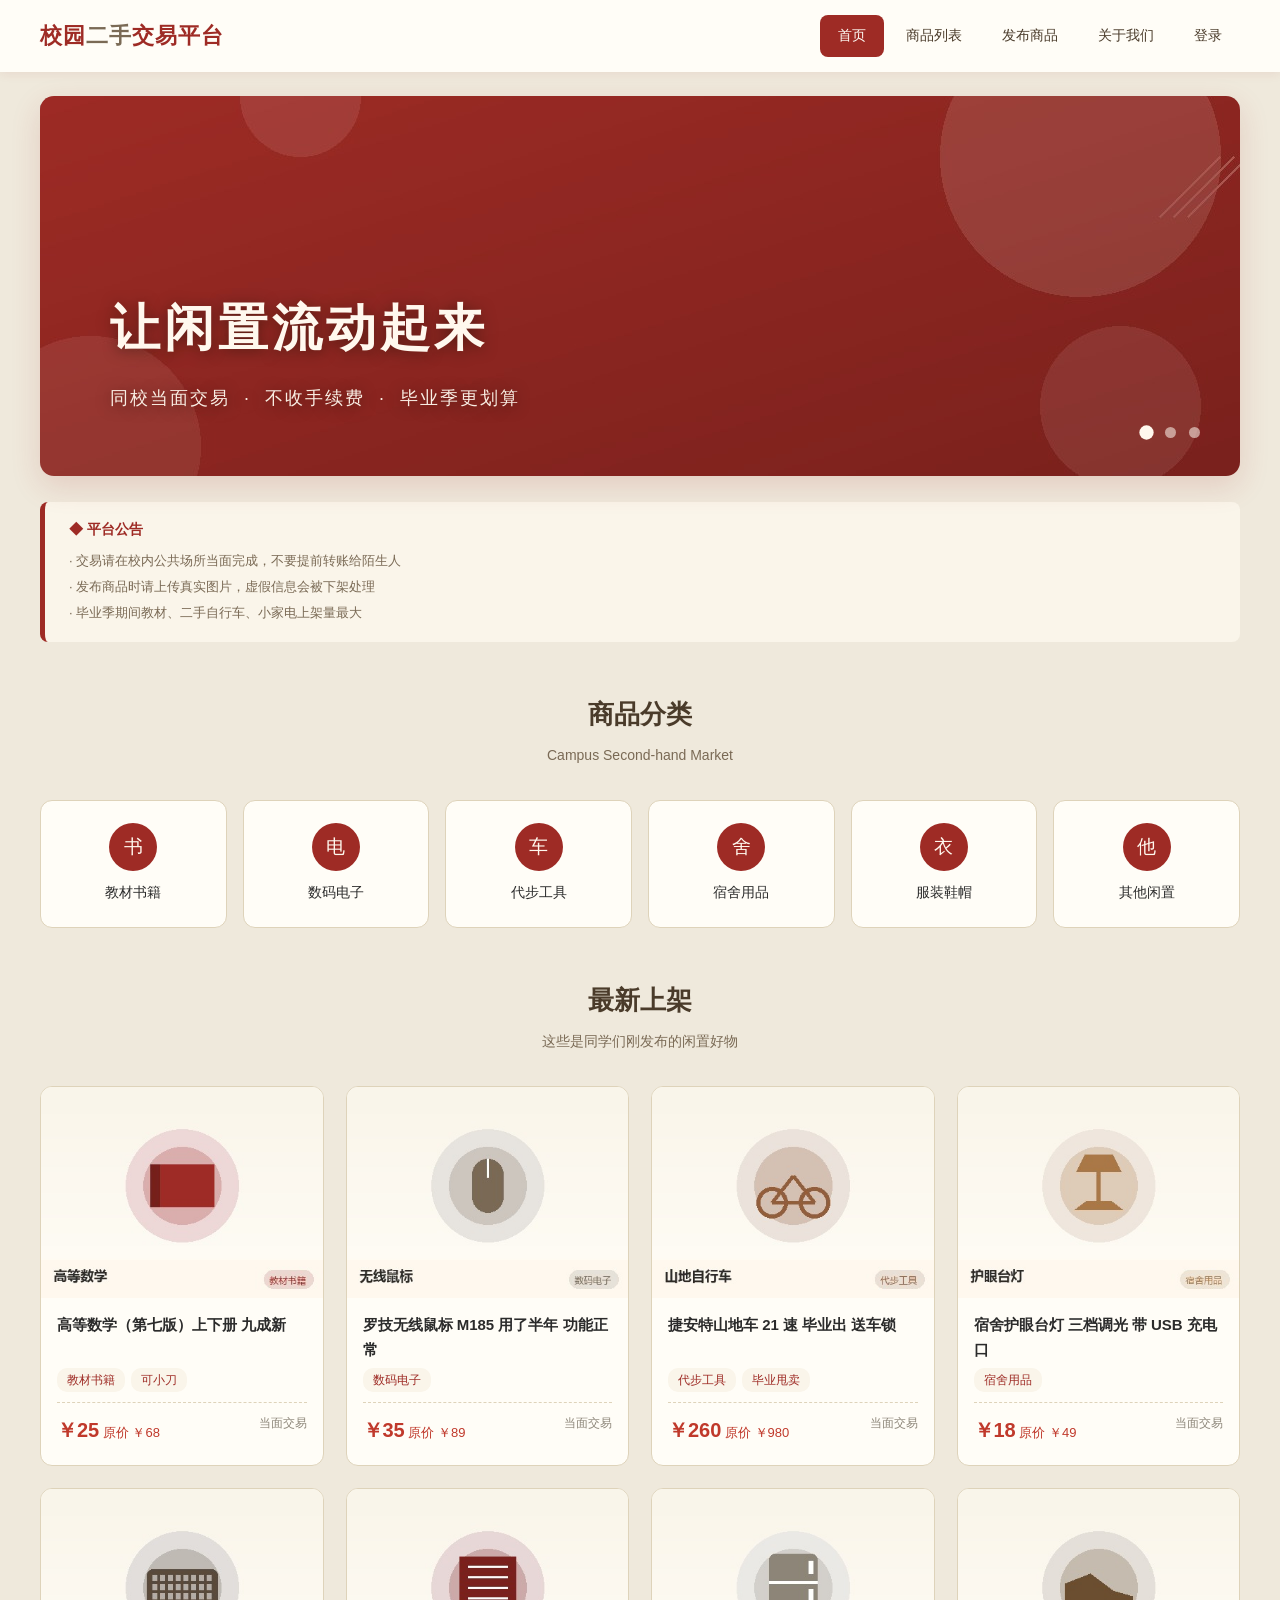
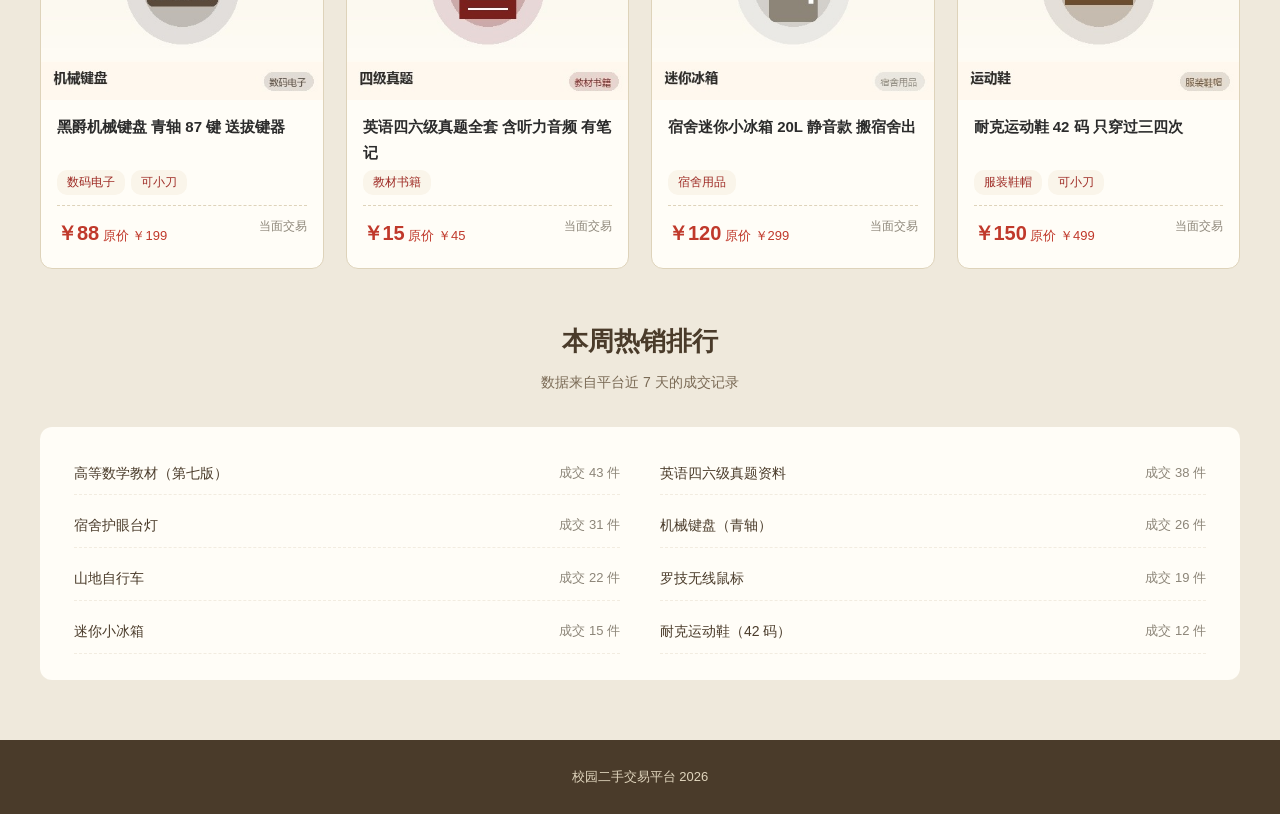
<file: index.html>
<!DOCTYPE html>
<html lang="zh-CN">
<head>
    <meta charset="UTF-8">
    <meta name="viewport" content="width=device-width, initial-scale=1.0">
    <title>首页 - 校园二手交易平台</title>
    <link rel="stylesheet" href="css/style.css">
    <link rel="stylesheet" href="css/responsive.css">

    <style>
        /* 内部样式（仅首页）：商品卡片的淡入动画 */
        @keyframes fadeUp {
            from { opacity: 0; transform: translateY(24px); }
            to   { opacity: 1; transform: translateY(0); }
        }
        .goods-grid .card {
            animation: fadeUp 0.7s ease both;
        }
    </style>
</head>
<body>

    <!-- ==================== 页眉 + 导航 ==================== -->
    <header class="header">
        <div class="container header-inner">
            <a href="index.html" class="logo">校园<span>二手</span>交易平台</a>
            <nav class="nav" id="nav">
                <a href="index.html" class="active">首页</a>
                <a href="list.html">商品列表</a>
                <a href="publish.html">发布商品</a>
                <a href="about.html">关于我们</a>
                <a href="login.html">登录</a>
            </nav>
            <button class="nav-toggle" id="navToggle">&#9776;</button>
        </div>
    </header>

    <main class="container">

        <!-- ==================== 巨幕：三张图片 + 文案 ==================== -->
        <div class="banner" id="banner">
            <img class="banner-item on" src="images/banner1.jpg" alt="校园二手交易">
            <img class="banner-item" src="images/banner2.jpg" alt="同校当面交易更放心">
            <img class="banner-item" src="images/banner3.jpg" alt="毕业季好物低价出">

            <div class="banner-text">
                <h2>让闲置流动起来</h2>
                <p>同校当面交易 &nbsp;·&nbsp; 不收手续费 &nbsp;·&nbsp; 毕业季更划算</p>
            </div>

            <button class="banner-arrow arrow-left" id="arrowLeft">&#8249;</button>
            <button class="banner-arrow arrow-right" id="arrowRight">&#8250;</button>
            <div class="banner-dots" id="dots">
                <span class="on"></span>
                <span></span>
                <span></span>
            </div>
        </div>
        </div>

        <!-- ==================== 平台公告 ==================== -->
        <div class="notice">
            <h4>&#9670; 平台公告</h4>
            <ul>
                <li>· 交易请在校内公共场所当面完成，不要提前转账给陌生人</li>
                <li>· 发布商品时请上传真实图片，虚假信息会被下架处理</li>
                <li>· 毕业季期间教材、二手自行车、小家电上架量最大</li>
            </ul>
        </div>
        </div>
<!-- ==================== 分类入口 ==================== -->
        <h2 class="section-title">商品分类</h2>
        <p class="section-sub">Campus Second-hand Market</p>
        <div class="cate-grid">
            <a href="list.html?cate=book" class="cate-item"><span class="ico">书</span>教材书籍</a>
            <a href="list.html?cate=digital" class="cate-item"><span class="ico">电</span>数码电子</a>
            <a href="list.html?cate=bike" class="cate-item"><span class="ico">车</span>代步工具</a>
            <a href="list.html?cate=dorm" class="cate-item"><span class="ico">舍</span>宿舍用品</a>
            <a href="list.html?cate=clothes" class="cate-item"><span class="ico">衣</span>服装鞋帽</a>
            <a href="list.html?cate=other" class="cate-item"><span class="ico">他</span>其他闲置</a>
        </div>

        <!-- ==================== 推荐商品 ==================== -->
        <h2 class="section-title">最新上架</h2>
        <p class="section-sub">这些是同学们刚发布的闲置好物</p>
        <div class="goods-grid">
            <div class="card">
                <img class="card-img" src="images/goods1.jpg" alt="高等数学教材">
                <div class="card-body">
                    <div class="card-title">高等数学（第七版）上下册 九成新</div>
                    <span class="tag">教材书籍</span><span class="tag">可小刀</span>
                    <div class="card-meta">
                        <span class="card-price">￥25<small> 原价 ￥68</small></span>
                        <span>当面交易</span>
                    </div>
                </div>
            </div>

            <div class="card">
                <img class="card-img" src="images/goods2.jpg" alt="罗技无线鼠标">
                <div class="card-body">
                    <div class="card-title">罗技无线鼠标 M185 用了半年 功能正常</div>
                    <span class="tag">数码电子</span>
                    <div class="card-meta">
                        <span class="card-price">￥35<small> 原价 ￥89</small></span>
                        <span>当面交易</span>
                    </div>
                </div>
            </div>

            <div class="card">
                <img class="card-img" src="images/goods3.jpg" alt="山地自行车">
                <div class="card-body">
                    <div class="card-title">捷安特山地车 21 速 毕业出 送车锁</div>
                    <span class="tag">代步工具</span><span class="tag">毕业甩卖</span>
                    <div class="card-meta">
                        <span class="card-price">￥260<small> 原价 ￥980</small></span>
                        <span>当面交易</span>
                    </div>
                </div>
            </div>

            <div class="card">
                <img class="card-img" src="images/goods4.jpg" alt="台灯">
                <div class="card-body">
                    <div class="card-title">宿舍护眼台灯 三档调光 带 USB 充电口</div>
                    <span class="tag">宿舍用品</span>
                    <div class="card-meta">
                        <span class="card-price">￥18<small> 原价 ￥49</small></span>
                        <span>当面交易</span>
                    </div>
                </div>
            </div>

            <div class="card">
                <img class="card-img" src="images/goods5.jpg" alt="机械键盘">
                <div class="card-body">
                    <div class="card-title">黑爵机械键盘 青轴 87 键 送拔键器</div>
                    <span class="tag">数码电子</span><span class="tag">可小刀</span>
                    <div class="card-meta">
                        <span class="card-price">￥88<small> 原价 ￥199</small></span>
                        <span>当面交易</span>
                    </div>
                </div>
            </div>

            <div class="card">
                <img class="card-img" src="images/goods6.jpg" alt="英语四六级资料">
                <div class="card-body">
                    <div class="card-title">英语四六级真题全套 含听力音频 有笔记</div>
                    <span class="tag">教材书籍</span>
                    <div class="card-meta">
                        <span class="card-price">￥15<small> 原价 ￥45</small></span>
                        <span>当面交易</span>
                    </div>
                </div>
            </div>

            <div class="card">
                <img class="card-img" src="images/goods7.jpg" alt="小冰箱">
                <div class="card-body">
                    <div class="card-title">宿舍迷你小冰箱 20L 静音款 搬宿舍出</div>
                    <span class="tag">宿舍用品</span>
                    <div class="card-meta">
                        <span class="card-price">￥120<small> 原价 ￥299</small></span>
                        <span>当面交易</span>
                    </div>
                </div>
            </div>

            <div class="card">
                <img class="card-img" src="images/goods8.jpg" alt="运动鞋">
                <div class="card-body">
                    <div class="card-title">耐克运动鞋 42 码 只穿过三四次</div>
                    <span class="tag">服装鞋帽</span><span class="tag">可小刀</span>
                    <div class="card-meta">
                        <span class="card-price">￥150<small> 原价 ￥499</small></span>
                        <span>当面交易</span>
                    </div>
                </div>
            </div>
        </div>

        <!-- ==================== 热销排行（有序列表）==================== -->
        <h2 class="section-title">本周热销排行</h2>
        <p class="section-sub">数据来自平台近 7 天的成交记录</p>
        <ol class="rank">
            <li>高等数学教材（第七版） <span>成交 43 件</span></li>
            <li>英语四六级真题资料 <span>成交 38 件</span></li>
            <li>宿舍护眼台灯 <span>成交 31 件</span></li>
            <li>机械键盘（青轴） <span>成交 26 件</span></li>
            <li>山地自行车 <span>成交 22 件</span></li>
            <li>罗技无线鼠标 <span>成交 19 件</span></li>
            <li>迷你小冰箱 <span>成交 15 件</span></li>
            <li>耐克运动鞋（42 码） <span>成交 12 件</span></li>
        </ol>

    </main>

    <!-- ==================== 页脚 ==================== -->
    <footer class="footer">
        <div class="container">
            <p>校园二手交易平台 2026</p>
        </div>
    </footer>

    <button class="back-top" id="backTop">↑</button>

    <script src="js/main.js"></script>
    <script src="js/slider.js"></script>

    <!-- 内部 JavaScript（仅首页）：点击商品卡片跳转到详情页 -->
    <script>
        var cards = document.querySelectorAll(".goods-grid .card");
        for (var i = 0; i < cards.length; i++) {
            cards[i].onclick = function () {
                window.location.href = "detail.html";
            };
            cards[i].style.cursor = "pointer";   
        }
    </script>
</body>
</html>
</file>
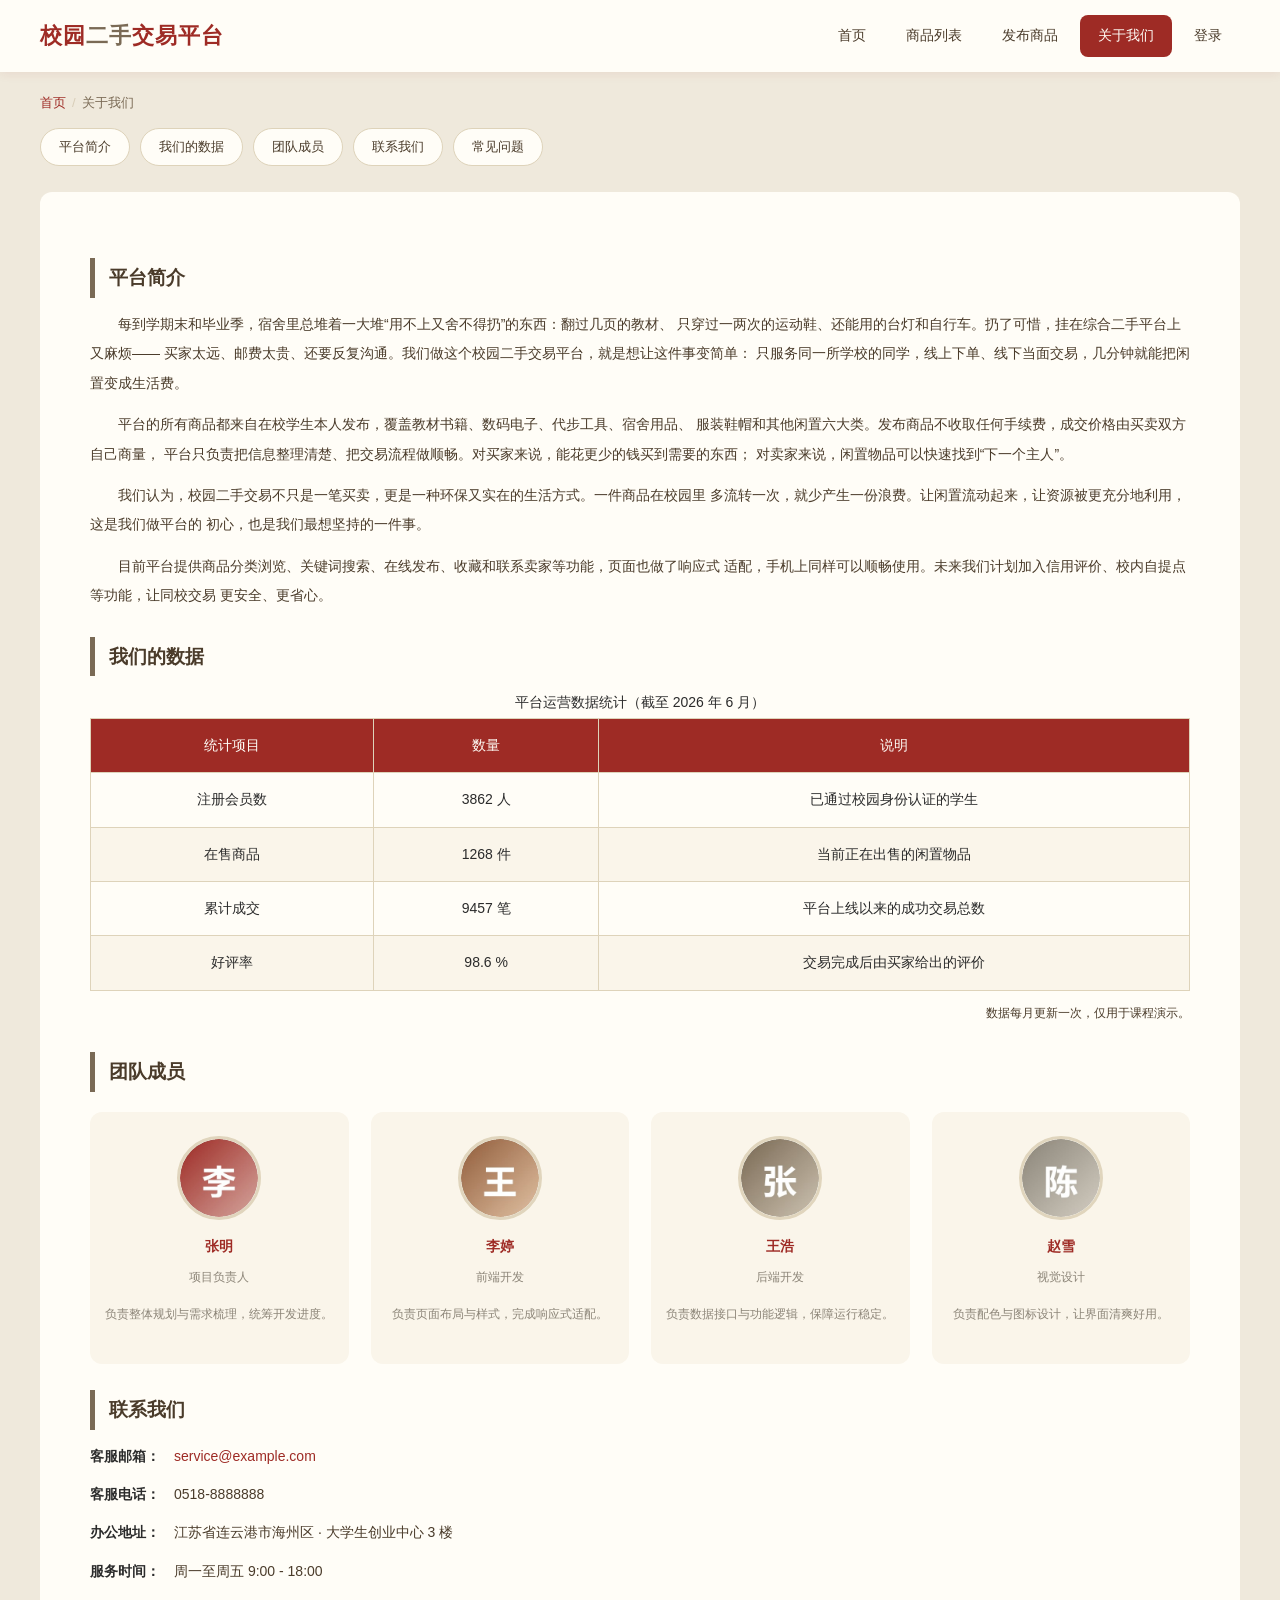
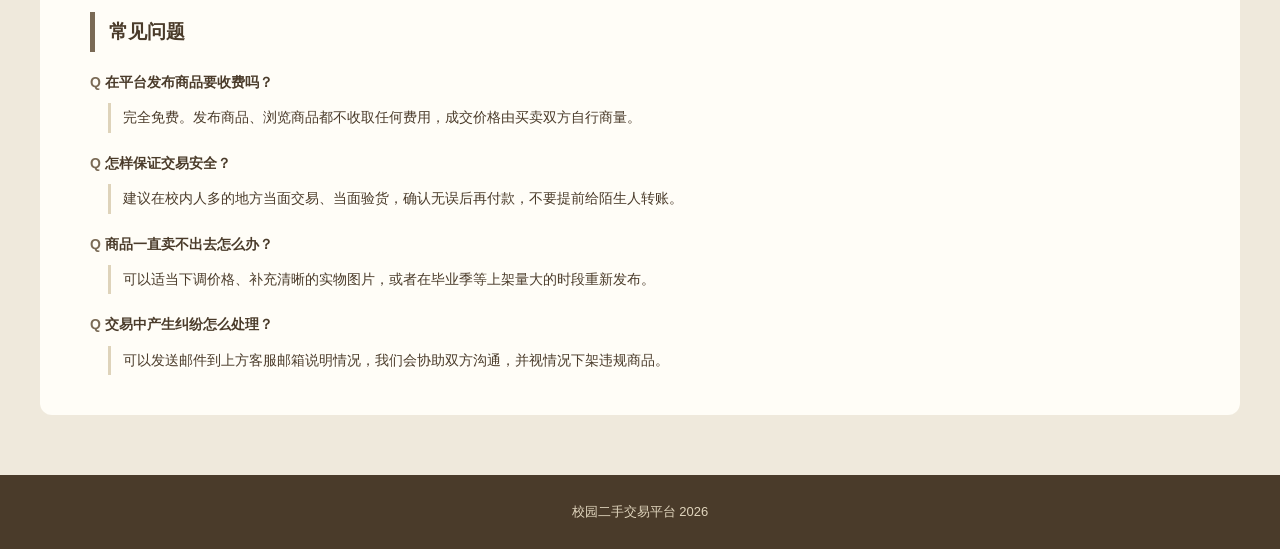
<file: about.html>
<!DOCTYPE html>
<html lang="zh-CN">
<head>
    <meta charset="UTF-8">
    <meta name="viewport" content="width=device-width, initial-scale=1.0">
    <title>关于我们 - 校园二手交易平台</title>
    <link rel="stylesheet" href="css/style.css">
    <link rel="stylesheet" href="css/responsive.css">

    <style>
        html { scroll-behavior: smooth; }

        /* ---------- 面包屑导航 ---------- */
        .breadcrumb {
            margin: 20px 0 8px;
            font-size: 13px;
            color: #7a6a55;
        }
        .breadcrumb a { color: #9e2b25; }
        .breadcrumb a:hover { text-decoration: underline; }
        .breadcrumb span { margin: 0 6px; color: #d8cdb8; }

        /* ---------- 页面内锚点导航---------- */
        .anchor-nav {
            display: flex;
            flex-wrap: wrap;
            gap: 10px;
            margin: 14px 0 4px;
        }
        .anchor-nav a {
            padding: 7px 18px;
            background-color: #fffdf7;
            border: 1px solid #ded3ba;
            border-radius: 20px;
            color: #4a3b2a;
            font-size: 13px;
            transition: all 0.3s;
        }
        .anchor-nav a:hover {
            background-color: #9e2b25;
            color: #fffdf7;
            border-color: #9e2b25;
        }

        /* 锚点跳转时，标题上方留出空隙，避免被吸顶的导航栏挡住 */
        .about-box h3[id] { scroll-margin-top: 92px; }

        /* ---------- 数据表格下方的小字说明 ---------- */
        .table-note {
            font-size: 12px;
            color: #8c8578;
            text-align: right;
            margin-top: 10px;
            text-indent: 0;              
        }

        /* ---------- 联系方式列表 ---------- */
        .contact-list li {
            color: #4a3b2a;
            margin-bottom: 9px;
        }
        .contact-list li strong {
            display: inline-block;
            width: 84px;
            color: #2b2b2b;
        }
        .contact-list a { color: #9e2b25; }
        .contact-list a:hover { text-decoration: underline; }

        /* ---------- 常见问题：定义列表 dl / dt / dd ---------- */
        .faq-list { margin-top: 8px; }
        .faq-list dt {
            font-weight: bold;
            color: #4a3b2a;
            margin-top: 16px;
        }
        .faq-list dt::before {
            content: "Q ";
            color: #7a6a55;
        }
        .faq-list dd {
            color: #4a3b2a;
            margin: 6px 0 0 18px;
            padding-left: 12px;
            border-left: 3px solid #ded3ba;
        }
    </style>
</head>
<body>

    <!-- ==================== 页眉 + 导航 ==================== -->
    <header class="header">
        <div class="container header-inner">
            <a href="index.html" class="logo">校园<span>二手</span>交易平台</a>

            <!-- 汉堡按钮：只在手机端显示（配合 css/responsive.css） -->
            <button class="nav-toggle" id="navToggle" aria-label="展开导航">☰</button>

            <nav class="nav" id="nav">
                <a href="index.html">首页</a>
                <a href="list.html">商品列表</a>
                <a href="publish.html">发布商品</a>
                <a href="about.html" class="active">关于我们</a>
                <a href="login.html">登录</a>
            </nav>
        </div>
    </header>

    <main class="container">

        <!-- ==================== 面包屑（首页 / 关于我们）==================== -->
        <div class="breadcrumb">
            <a href="index.html">首页</a><span>/</span>关于我们
        </div>

        <!-- ==================== 页面内锚点导航 ==================== -->
        <nav class="anchor-nav">
            <a href="#intro">平台简介</a>
            <a href="#data">我们的数据</a>
            <a href="#team">团队成员</a>
            <a href="#contact">联系我们</a>
            <a href="#faq">常见问题</a>
        </nav>

        <!-- ==================== 正文内容 ==================== -->
        <div class="about-box">

            <!-- ---------- 平台简介 ---------- -->
            <h3 id="intro">平台简介</h3>
            <p>
                每到学期末和毕业季，宿舍里总堆着一大堆“用不上又舍不得扔”的东西：翻过几页的教材、
                只穿过一两次的运动鞋、还能用的台灯和自行车。扔了可惜，挂在综合二手平台上又麻烦——
                买家太远、邮费太贵、还要反复沟通。我们做这个校园二手交易平台，就是想让这件事变简单：
                只服务同一所学校的同学，线上下单、线下当面交易，几分钟就能把闲置变成生活费。
            </p>
            <p>
                平台的所有商品都来自在校学生本人发布，覆盖教材书籍、数码电子、代步工具、宿舍用品、
                服装鞋帽和其他闲置六大类。发布商品不收取任何手续费，成交价格由买卖双方自己商量，
                平台只负责把信息整理清楚、把交易流程做顺畅。对买家来说，能花更少的钱买到需要的东西；
                对卖家来说，闲置物品可以快速找到“下一个主人”。
            </p>
            <p>
                我们认为，校园二手交易不只是一笔买卖，更是一种环保又实在的生活方式。一件商品在校园里
                多流转一次，就少产生一份浪费。让闲置流动起来，让资源被更充分地利用，这是我们做平台的
                初心，也是我们最想坚持的一件事。
            </p>
            <p>
                目前平台提供商品分类浏览、关键词搜索、在线发布、收藏和联系卖家等功能，页面也做了响应式
                适配，手机上同样可以顺畅使用。未来我们计划加入信用评价、校内自提点等功能，让同校交易
                更安全、更省心。
            </p>

            <!-- ---------- 我们的数据 ---------- -->
            <h3 id="data">我们的数据</h3>
            <table class="data-table">
                <caption>平台运营数据统计（截至 2026 年 6 月）</caption>
                <thead>
                    <tr>
                        <th>统计项目</th>
                        <th>数量</th>
                        <th>说明</th>
                    </tr>
                </thead>
                <tbody>
                    <tr>
                        <td>注册会员数</td>
                        <td>3862 人</td>
                        <td>已通过校园身份认证的学生</td>
                    </tr>
                    <tr>
                        <td>在售商品</td>
                        <td>1268 件</td>
                        <td>当前正在出售的闲置物品</td>
                    </tr>
                    <tr>
                        <td>累计成交</td>
                        <td>9457 笔</td>
                        <td>平台上线以来的成功交易总数</td>
                    </tr>
                    <tr>
                        <td>好评率</td>
                        <td>98.6 %</td>
                        <td>交易完成后由买家给出的评价</td>
                    </tr>
                </tbody>
            </table>
            <p class="table-note">数据每月更新一次，仅用于课程演示。</p>

            <!-- ---------- 团队成员 ---------- -->
            <h3 id="team">团队成员</h3>
            <div class="team-grid">
                <div class="team-item">
                    <img src="images/avatar1.jpg" alt="张明 头像">
                    <h4>张明</h4>
                    <p>项目负责人</p>
                    <p>负责整体规划与需求梳理，统筹开发进度。</p>
                </div>
                <div class="team-item">
                    <img src="images/avatar2.jpg" alt="李婷 头像">
                    <h4>李婷</h4>
                    <p>前端开发</p>
                    <p>负责页面布局与样式，完成响应式适配。</p>
                </div>
                <div class="team-item">
                    <img src="images/avatar3.jpg" alt="王浩 头像">
                    <h4>王浩</h4>
                    <p>后端开发</p>
                    <p>负责数据接口与功能逻辑，保障运行稳定。</p>
                </div>
                <div class="team-item">
                    <img src="images/avatar4.jpg" alt="赵雪 头像">
                    <h4>赵雪</h4>
                    <p>视觉设计</p>
                    <p>负责配色与图标设计，让界面清爽好用。</p>
                </div>
            </div>

            <!-- ---------- 联系我们 ---------- -->
            <h3 id="contact">联系我们</h3>
            <ul class="contact-list">
                <li><strong>客服邮箱：</strong><a href="mailto:service@example.com">service@example.com</a></li>
                <li><strong>客服电话：</strong>0518-8888888</li>
                <li><strong>办公地址：</strong>江苏省连云港市海州区 · 大学生创业中心 3 楼</li>
                <li><strong>服务时间：</strong>周一至周五 9:00 - 18:00</li>
            </ul>

            <!-- ---------- 常见问题 ---------- -->
            <h3 id="faq">常见问题</h3>
            <dl class="faq-list">
                <dt>在平台发布商品要收费吗？</dt>
                <dd>完全免费。发布商品、浏览商品都不收取任何费用，成交价格由买卖双方自行商量。</dd>

                <dt>怎样保证交易安全？</dt>
                <dd>建议在校内人多的地方当面交易、当面验货，确认无误后再付款，不要提前给陌生人转账。</dd>

                <dt>商品一直卖不出去怎么办？</dt>
                <dd>可以适当下调价格、补充清晰的实物图片，或者在毕业季等上架量大的时段重新发布。</dd>

                <dt>交易中产生纠纷怎么处理？</dt>
                <dd>可以发送邮件到上方客服邮箱说明情况，我们会协助双方沟通，并视情况下架违规商品。</dd>
            </dl>

        </div>

    </main>

    <!-- ==================== 页脚 ==================== -->
    <footer class="footer">
        <div class="container">
            <p>校园二手交易平台 2026</p>
        </div>
    </footer>

    <button class="back-top" id="backTop">↑</button>

    <script src="js/main.js"></script>

    <!-- 内部 JavaScript：手机端汉堡菜单展开 / 收起 -->
    <script>
        var navToggle = document.getElementById("navToggle");
        var nav = document.getElementById("nav");
        if (navToggle && nav) {
            navToggle.addEventListener("click", function () {
                nav.classList.toggle("open");
            });
        }
    </script>
</body>
</html>
</file>
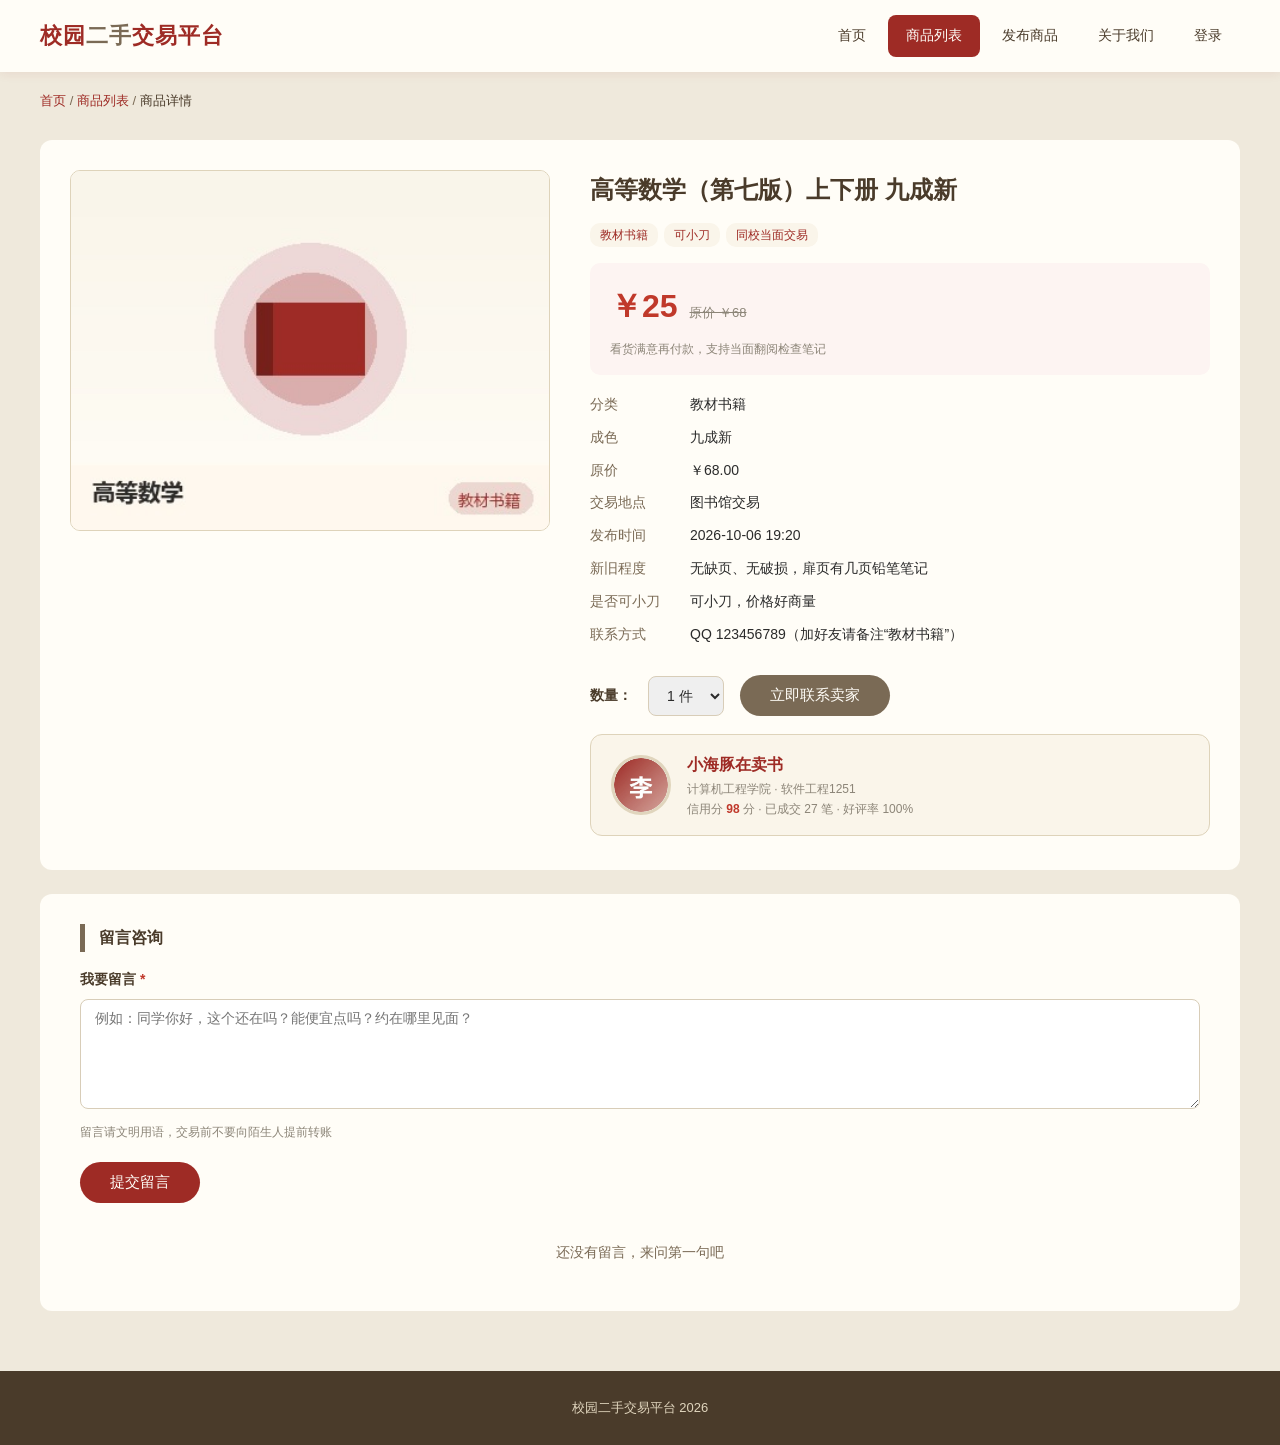
<file: detail.html>
<!DOCTYPE html>
<html lang="zh-CN">
<head>
    <meta charset="UTF-8">
    <meta name="viewport" content="width=device-width, initial-scale=1.0">
    <title>商品详情 - 校园二手交易平台</title>
    <link rel="stylesheet" href="css/style.css">
    <link rel="stylesheet" href="css/responsive.css">
</head>
<body>

    <!-- ==================== 页眉 + 导航  ==================== -->
    <header class="header">
        <div class="container header-inner">
            <a href="index.html" class="logo">校园<span>二手</span>交易平台</a>
            <nav class="nav" id="nav">
                <a href="index.html">首页</a>
                <a href="list.html" class="active">商品列表</a>       
                <a href="publish.html">发布商品</a>
                <a href="about.html">关于我们</a>
                <a href="login.html">登录</a>
            </nav>
            <button class="nav-toggle" id="navToggle">&#9776;</button>
        </div>
    </header>

    <main class="container">

        <!-- ==================== 面包屑导航 ==================== -->
        <div class="breadcrumb">
            <a href="index.html">首页</a> <span>/</span>
            <a href="list.html">商品列表</a> <span>/</span>
            <em>商品详情</em>
        </div>

        <!-- ==================== 商品详情：左图右信息 ==================== -->
        <div class="detail-wrap">

            <!-- 左栏：商品大图 -->
            <div>
                <img class="detail-img" id="dImg" src="images/goods1.jpg" alt="商品图片">
            </div>

            <!-- 右栏：商品信息 -->
            <div class="detail-info">
                <h2 id="dTitle">高等数学（第七版）上下册 九成新</h2>

                <div id="dTags"><span class="tag">教材书籍</span><span class="tag">可小刀</span><span class="tag">同校当面交易</span></div>

                <!-- 价格区 -->
                <div class="detail-price">
                    <strong id="dPrice">￥25</strong>
                        <span class="card-old" id="dOld">原价 ￥68</span>
                    <div class="tip" id="dTip">看货满意再付款</div>
                </div>

                <!-- ==================== 商品参数：定义列表 dl / dt / dd ==================== -->
                <dl class="param-list clearfix">
                    <dt>分类</dt>
                    <dd>教材书籍 / 高等数学</dd>

                    <dt>成色</dt>
                    <dd>九成新</dd>

                    <dt>原价</dt>
                    <dd>￥68.00</dd>

                    <dt>交易地点</dt>
                    <dd>江苏海洋大学 苍梧校区 图书馆一楼大厅</dd>

                    <dt>发布时间</dt>
                    <dd>2026-10-06 19:20</dd>

                    <dt>新旧程度</dt>
                    <dd id="dCond">无明显损坏，成色见实拍图</dd>

                    <dt>是否可小刀</dt>
                    <dd>可小刀，价格好商量</dd>

                    <dt>联系方式</dt>
                    <dd id="dQQ">QQ 123456789</dd>
                </dl>

                <!-- 数量选择 + 联系卖家按钮 -->
                <div class="buy-bar">
                    <label for="qty">数量：</label>
                    <select id="qty" name="qty">
                        <option value="1">1 件</option>
                        <option value="2">2 件</option>
                        <option value="3">3 件</option>
                        <option value="4">4 件</option>
                        <option value="5">5 件</option>
                    </select>
                    <button class="btn btn-green" type="button" id="btnContact">立即联系卖家</button>
                </div>

                <!-- 卖家信息卡片 -->
                <div class="seller-card">
                    <img src="images/avatar1.jpg" alt="卖家头像">
                    <div>
                        <div class="seller-name">小海豚在卖书</div>
                        <div class="seller-sub">计算机工程学院 · 软件工程1251</div>
                        <div class="seller-sub">信用分 <span class="credit">98</span> 分 · 已成交 27 笔 · 好评率 100%</div>
                    </div>
                </div>
            </div>
        </div>

        <!-- ==================== 留言区 ==================== -->
        <div class="comment-box">
            <h3>留言咨询</h3>
            <form id="commentForm" action="#" method="post">
                <div class="form-item">
                    <label for="comment">我要留言 <em>*</em></label>
                    <textarea id="comment" name="comment" placeholder="例如：同学你好，这个还在吗？能便宜点吗？约在哪里见面？"></textarea>
                    <p class="tip">留言请文明用语，交易前不要向陌生人提前转账</p>
                </div>
                <button class="btn" type="submit">提交留言</button>
            </form>

            <!-- 留言 -->
            <div class="comment-list" id="commentList">
                  <p class="no-comment" id="noComment" style="padding:16px 0;color:#7a6a55;text-align:center;">还没有留言，来问第一句吧</p>
            </div>
        </div>

    </main>

    <!-- ==================== 页脚 ==================== -->
    <footer class="footer">
        <div class="container">
            <p>校园二手交易平台 2026</p>
        </div>
    </footer>

    <!-- 回到顶部按钮 -->
    <button class="back-top" id="backTop">↑</button>

    <script src="data/goods.js"></script>
    <script src="js/detail.js"></script>
    <script src="js/main.js"></script>

    
    <style>
        /* 面包屑导航*/
        .breadcrumb {
            padding: 18px 0 2px;
            color: #7a6a55;
            font-size: 13px;
        }
        .breadcrumb a { color: #9e2b25; }
        .breadcrumb a:hover { text-decoration: underline; }
        .breadcrumb em { color: #4a3b2a; font-style: normal; }

        /* 数量选择 + 联系卖家按钮 */
        .buy-bar {
            display: flex;
            align-items: center;
            gap: 16px;
            margin: 20px 0 8px;
        }
        .buy-bar label { color: #4a3b2a; font-weight: bold; }
        .buy-bar select {
            padding: 10px 14px;
            border: 1px solid #d8cdb8;
            border-radius: 8px;
            font-size: 14px;
            color: #2b2b2b;
            outline: none;
            transition: all 0.3s;
        }
        .buy-bar select:focus {                    
            border-color: #9e2b25;
            box-shadow: 0 0 0 3px rgba(158, 43, 37, 0.12);
        }

        /* 卖家信息卡片 */
        .seller-card {
            display: flex;
            align-items: center;
            gap: 16px;
            background-color: #faf5ea;
            border: 1px solid #ded3ba;
            border-radius: 12px;
            padding: 16px 20px;
            margin: 18px 0 4px;
        }
        .seller-card img {
            width: 60px;
            height: 60px;
            border-radius: 50%;                    
            border: 3px solid #e0d5bd;
            object-fit: cover;
        }
        .seller-card .seller-name {
            font-size: 16px;
            font-weight: bold;
            color: #9e2b25;
        }
        .seller-card .seller-sub { font-size: 12px; color: #8c8578; }
        .seller-card .credit { color: #c0392b; font-weight: bold; }

        /* 留言区 */
        .comment-box {
            background-color: #fffdf7;
            border-radius: 12px;
            padding: 30px 40px;
            margin-top: 24px;
        }
        .comment-box h3 {
            color: #4a3b2a;
            margin-bottom: 16px;
            padding-left: 14px;
            border-left: 5px solid #7a6a55;
        }
        .comment-list { margin-top: 22px; }
        .comment {
            padding: 16px 0;
            border-top: 1px dashed #ded3ba;        
        }
        .comment:first-child { border-top: none; }
        .comment .c-head {
            display: flex;
            justify-content: space-between;        
            margin-bottom: 6px;
        }
        .comment .c-name { color: #9e2b25; font-weight: bold; }
        .comment .c-time { color: #8c8578; font-size: 12px; }
        .comment .c-text { color: #4a3b2a; }
    </style>
</body>
</html>
</file>
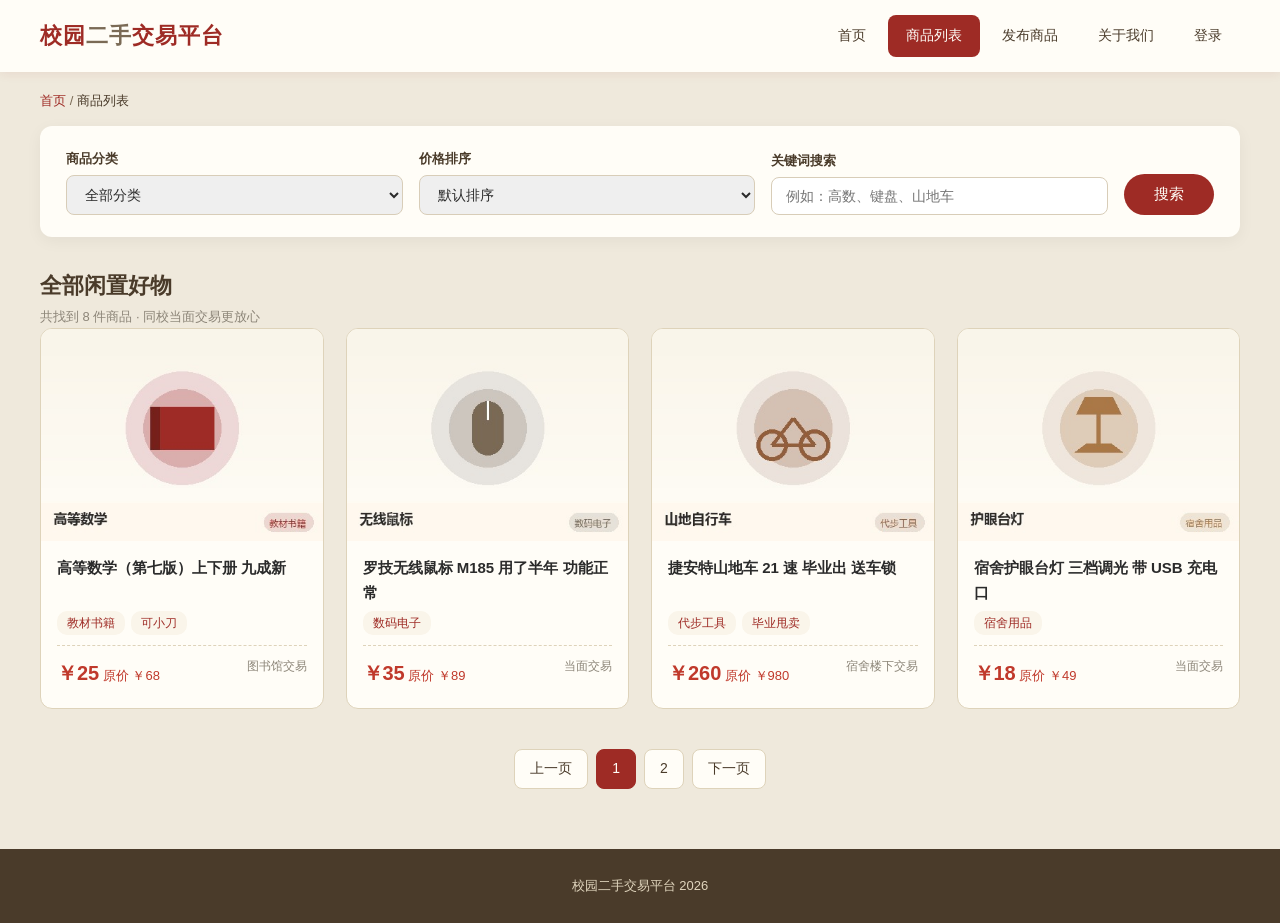
<file: list.html>
<!DOCTYPE html>
<html lang="zh-CN">
<head>
    <meta charset="UTF-8">
    <meta name="viewport" content="width=device-width, initial-scale=1.0">
    <title>商品列表 - 校园二手交易平台</title>
    <link rel="stylesheet" href="css/style.css">
    <link rel="stylesheet" href="css/responsive.css">

    <style>
        /* 面包屑导航 */
        .breadcrumb {
            padding: 18px 0 2px;
            color: #7a6a55;
            font-size: 13px;
        }
        .breadcrumb a { color: #9e2b25; }
        .breadcrumb a:hover { text-decoration: underline; }
        .breadcrumb em { color: #4a3b2a; font-style: normal; }  

        /* 筛选表单 */
        .filter-box {
            display: flex;
            flex-wrap: wrap;
            align-items: flex-end;
            gap: 16px;
            padding: 22px 26px;
            margin: 12px 0 30px;
        }
        .filter-box .form-item {
            margin-bottom: 0;             
            flex: 1 1 190px;               
        }
        .filter-box .form-item label { font-size: 13px; margin-bottom: 5px; }
        .filter-box .btn { flex: 0 0 auto; } 

        /* 列表页小标题 */
        .page-head { margin: 4px 0 0; }
        .page-head h2 { font-size: 22px; color: #4a3b2a; }
        .page-head span { color: #8c8578; font-size: 13px; }
    </style>
</head>
<body>

    <!-- ==================== 页眉 + 导航 ==================== -->
    <header class="header">
        <div class="container header-inner">
            <a href="index.html" class="logo">校园<span>二手</span>交易平台</a>
            <nav class="nav" id="nav">
                <a href="index.html">首页</a>
                <a href="list.html" class="active">商品列表</a>       
                <a href="publish.html">发布商品</a>
                <a href="about.html">关于我们</a>
                <a href="login.html">登录</a>
            </nav>
            <button class="nav-toggle" id="navToggle">&#9776;</button>
        </div>
    </header>

    <main class="container">

        <!-- ==================== 面包屑导航 ==================== -->
        <div class="breadcrumb">
            <a href="index.html">首页</a> <span>/</span> <em>商品列表</em>
        </div>

        <!-- ==================== 筛选区 ==================== -->
        <form class="form-box filter-box" action="list.html" method="get">
            <div class="form-item">
                <label for="cate">商品分类</label>
                <select id="cate" name="cate">
                    <option value="">全部分类</option>
                    <option value="book">教材书籍</option>
                    <option value="digital">数码电子</option>
                    <option value="bike">代步工具</option>
                    <option value="dorm">宿舍用品</option>
                    <option value="clothes">服装鞋帽</option>
                    <option value="other">其他闲置</option>
                </select>
            </div>

            <div class="form-item">
                <label for="sort">价格排序</label>
                <select id="sort" name="sort">
                    <option value="default">默认排序</option>
                    <option value="priceAsc">价格从低到高</option>
                    <option value="priceDesc">价格从高到低</option>
                    <option value="newest">最新发布</option>
                </select>
            </div>

            <div class="form-item">
                <label for="kw">关键词搜索</label>
                <input type="text" id="kw" name="kw" placeholder="例如：高数、键盘、山地车">
            </div>

            <button class="btn" type="submit">搜索</button>
        </form>

        <!-- ==================== 商品数量提示 ==================== -->
        <div class="page-head">
            <h2>全部闲置好物</h2>
            <span>共找到 8 件商品 · 同校当面交易更放心</span>
        </div>

        <!-- ==================== 商品卡片网格 ==================== -->
        <div class="goods-grid" id="goodsList">
        </div>

        <!-- ==================== 分页 ==================== -->
        <div class="pager" id="pager"></div>

    </main>

    <!-- ==================== 页脚 ==================== -->
    <footer class="footer">
        <div class="container">
            <p>校园二手交易平台 2026</p>
        </div>
    </footer>

    <!-- 回到顶部按钮 -->
    <button class="back-top" id="backTop">↑</button>

    <script src="data/goods.js"></script>
    <script src="js/list.js"></script>
    <script src="js/main.js"></script>
</body>
</html>
</file>
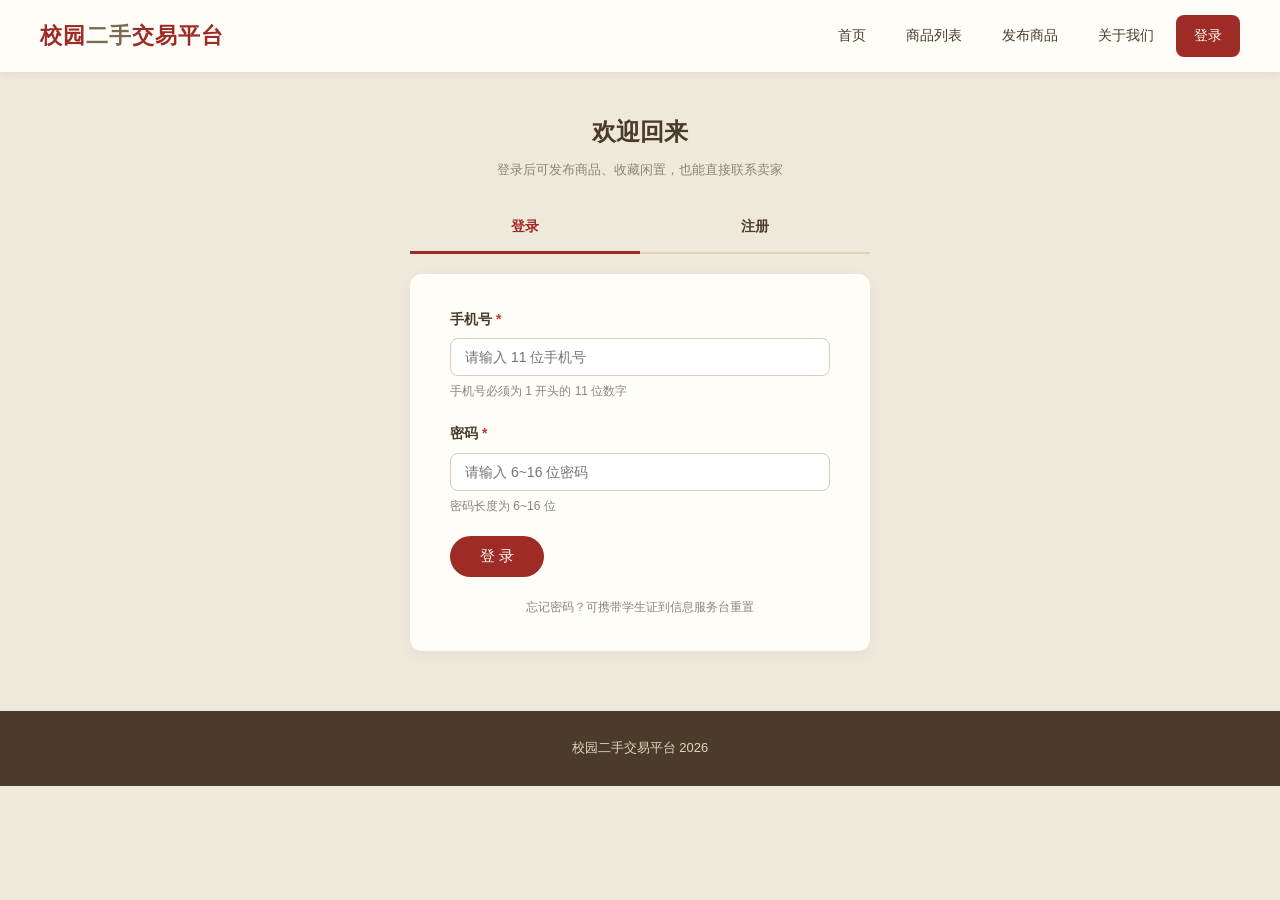
<file: login.html>
<!DOCTYPE html>
<html lang="zh-CN">
<head>
    <meta charset="UTF-8">
    <meta name="viewport" content="width=device-width, initial-scale=1.0">
    <title>登录 / 注册 - 校园二手交易平台</title>
    <link rel="stylesheet" href="css/style.css">
    <link rel="stylesheet" href="css/responsive.css">

    <style>
        .login-wrap {
            width: 460px;                
            margin: 40px auto 60px;       
        }
        .login-title {
            text-align: center;
            font-size: 24px;
            color: #4a3b2a;
            margin-bottom: 6px;
        }
        .login-sub {
            text-align: center;
            color: #8c8578;
            font-size: 13px;
            margin-bottom: 22px;
        }
       
        .login-tabs {
            display: flex;
            border-bottom: 2px solid #ded3ba;
            margin-bottom: 20px;
        }
        .login-tabs .tab-btn {
            flex: 1;
            text-align: center;
            padding: 12px 0;
            cursor: pointer;
            color: #4a3b2a;
            font-weight: bold;
            border-bottom: 3px solid transparent;
            margin-bottom: -2px;
            transition: all 0.3s;
        }
        .login-tabs .tab-btn.on {
            color: #9e2b25;
            border-bottom-color: #9e2b25;
        }
        .login-wrap .form-box { margin: 0; }
        .panel { display: none; }         
        .panel.on { display: block; }
        .login-tip-bottom {
            text-align: center;
            color: #8c8578;
            font-size: 12px;
            margin-top: 16px;
        }
    </style>
</head>
<body>

    <!-- ==================== 页眉 + 导航 ==================== -->
    <header class="header">
        <div class="container header-inner">
            <a href="index.html" class="logo">校园<span>二手</span>交易平台</a>
            <nav class="nav" id="nav">
                <a href="index.html">首页</a>
                <a href="list.html">商品列表</a>
                <a href="publish.html">发布商品</a>
                <a href="about.html">关于我们</a>
                <a href="login.html" class="active">登录</a>
            </nav>
            <button class="nav-toggle" id="navToggle">&#9776;</button>
        </div>
    </header>

    <main class="container">

        <div class="login-wrap">

            <h2 class="login-title mt40">欢迎回来</h2>
            <p class="login-sub">登录后可发布商品、收藏闲置，也能直接联系卖家</p>

            <!-- 标签页：登录 / 注册 -->
            <div class="login-tabs">
                <a class="tab-btn on" id="tabLogin" onclick="return switchTab('login')">登录</a>
                <a class="tab-btn" id="tabReg" onclick="return switchTab('reg')">注册</a>
            </div>

            <!-- ==================== 登录面板 ==================== -->
            <div class="panel on" id="loginPanel">
                <form class="form-box" action="#" method="post" onsubmit="return checkLogin();">

                    <div class="form-item">
                        <label for="loginPhone">手机号 <em>*</em></label>
                        <input type="text" id="loginPhone" name="phone" maxlength="11"
                               placeholder="请输入 11 位手机号">
                        
                        <p class="tip" id="loginPhoneTip">手机号必须为 1 开头的 11 位数字</p>
                    </div>

                    <div class="form-item">
                        <label for="loginPwd">密码 <em>*</em></label>
                        <input type="password" id="loginPwd" name="pwd" maxlength="16"
                               placeholder="请输入 6~16 位密码">
                        <p class="tip" id="loginPwdTip">密码长度为 6~16 位</p>
                    </div>

                    <div class="form-item">
                        <input type="submit" class="btn" value="登 录">
                    </div>

                    <p class="login-tip-bottom">忘记密码？可携带学生证到信息服务台重置</p>
                </form>
            </div>

            <!-- ==================== 注册面板 ==================== -->
            <div class="panel" id="regPanel">
                <form class="form-box" action="#" method="post" onsubmit="return checkReg();">

                    <div class="form-item">
                        <label for="regPhone">手机号 <em>*</em></label>
                        <input type="text" id="regPhone" name="phone" maxlength="11"
                               placeholder="请输入 11 位手机号">
                        <p class="tip" id="regPhoneTip">手机号必须为 1 开头的 11 位数字</p>
                    </div>

                    <div class="form-item">
                        <label for="regPwd">设置密码 <em>*</em></label>
                        <input type="password" id="regPwd" name="pwd" maxlength="16"
                               placeholder="请输入 6~16 位密码">
                        <p class="tip" id="regPwdTip">密码长度为 6~16 位，建议字母加数字</p>
                    </div>

                    <div class="form-item">
                        <label for="regPwd2">确认密码 <em>*</em></label>
                        <input type="password" id="regPwd2" name="pwd2" maxlength="16"
                               placeholder="请再次输入密码">
                        <p class="tip" id="regPwd2Tip">两次输入的密码必须一致</p>
                    </div>

                    <!-- 下拉列表：邀请方式 -->
                    <div class="form-item">
                        <label for="regFrom">邀请方式</label>
                        <select id="regFrom" name="from">
                            <option value="同学推荐">同学推荐</option>
                            <option value="校园群">校园群</option>
                            <option value="朋友圈">朋友圈</option>
                            <option value="其他">其他</option>
                        </select>
                        <p class="tip">选填，方便我们知道大家是怎么找到平台的</p>
                    </div>

                    <div class="form-item">
                        <input type="submit" class="btn btn-green" value="立即注册">
                    </div>

                    <p class="login-tip-bottom">注册即表示同意《校园二手交易规则》与《用户协议》</p>
                </form>
            </div>

        </div>

    </main>

    <!-- ==================== 页脚 ==================== -->
    <footer class="footer">
        <div class="container">
            <p>校园二手交易平台 2026</p>
        </div>
    </footer>

    <button class="back-top" id="backTop">↑</button>

    <script src="js/main.js"></script>

    <script>
        var PHONE_REG = /^1[3-9]\d{9}$/;
        var PWD_MIN = 6;
        var PWD_MAX = 16;

        // 统一显示提示
        function showTip(id, ok, msg) {
            var el = document.getElementById(id);
            el.innerHTML = msg;
            el.className = ok ? "tip ok" : "tip error";
        }

        // 切换登录 / 注册两个标签页
        function switchTab(tab) {
            var loginPanel = document.getElementById("loginPanel");
            var regPanel   = document.getElementById("regPanel");
            var tabLogin   = document.getElementById("tabLogin");
            var tabReg     = document.getElementById("tabReg");

            if (tab === "login") {
                loginPanel.className = "panel on";
                regPanel.className   = "panel";
                tabLogin.className   = "tab-btn on";
                tabReg.className     = "tab-btn";
            } else {
                loginPanel.className = "panel";
                regPanel.className   = "panel on";
                tabLogin.className   = "tab-btn";
                tabReg.className     = "tab-btn on";
            }
            return false;   // 返回 false，阻止 <a> 标签跳转
        }

        // ---------------- 登录表单验证 ----------------
        function checkLogin() {
            var phone = document.getElementById("loginPhone").value;
            var pwd   = document.getElementById("loginPwd").value;
            var pass  = true;   

            // 1. 校验手机号：用正则 test()
            if (PHONE_REG.test(phone)) {
                showTip("loginPhoneTip", true, "√ 手机号格式正确");
            } else {
                showTip("loginPhoneTip", false, "× 请输入 11 位有效手机号");
                pass = false;
            }

            // 2. 校验密码长度
            if (pwd.length >= PWD_MIN && pwd.length <= PWD_MAX) {
                showTip("loginPwdTip", true, "√ 密码长度符合要求");
            } else {
                showTip("loginPwdTip", false, "× 密码长度须为 6~16 位");
                pass = false;
            }

            if (pass) {
                alert("登录校验通过，正在进入首页……");
            }
            return false;   // 课程作业没有后台服务器，阻止表单真正提交
        }

        // ---------------- 注册表单验证 ----------------
        function checkReg() {
            var phone = document.getElementById("regPhone").value;
            var pwd   = document.getElementById("regPwd").value;
            var pwd2  = document.getElementById("regPwd2").value;
            var pass  = true;

            // 1. 校验手机号
            if (PHONE_REG.test(phone)) {
                showTip("regPhoneTip", true, "√ 手机号格式正确");
            } else {
                showTip("regPhoneTip", false, "× 请输入 11 位有效手机号");
                pass = false;
            }

            // 2. 校验密码长度
            if (pwd.length >= PWD_MIN && pwd.length <= PWD_MAX) {
                showTip("regPwdTip", true, "√ 密码长度符合要求");
            } else {
                showTip("regPwdTip", false, "× 密码长度须为 6~16 位");
                pass = false;
            }

            // 3. 校验两次密码是否一致
            if (pwd2 === "") {
                showTip("regPwd2Tip", false, "× 请再次输入密码");
                pass = false;
            } else if (pwd2 === pwd) {
                showTip("regPwd2Tip", true, "√ 两次输入的密码一致");
            } else {
                showTip("regPwd2Tip", false, "× 两次输入的密码不一致");
                pass = false;
            }

            if (pass) {
                alert("注册成功！请使用刚才的手机号登录。");
            }
            return false;   // 阻止表单真正提交
        }

        // 页面打开时默认显示「登录」标签
        window.onload = function () {
            switchTab("login");
        };
    </script>
</body>
</html>
</file>
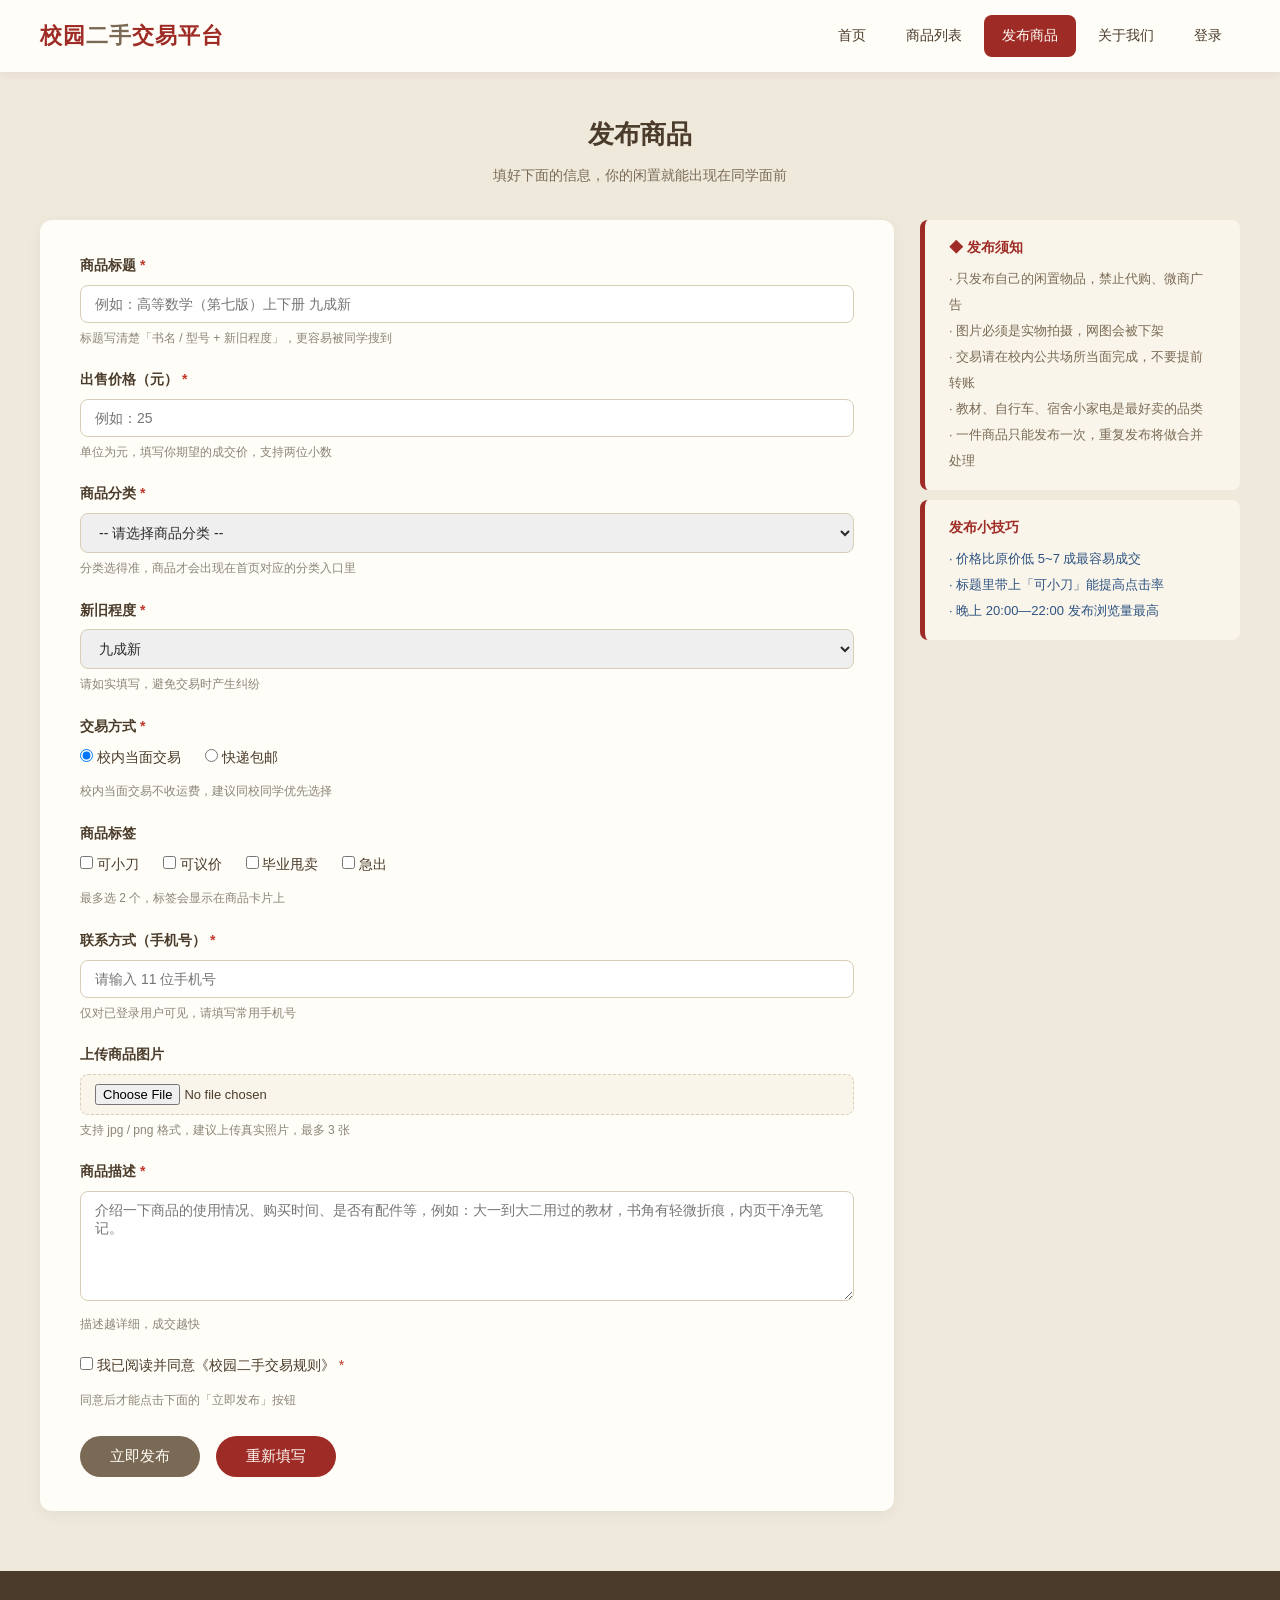
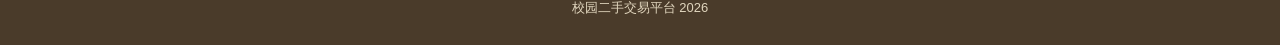
<file: publish.html>
<!DOCTYPE html>
<html lang="zh-CN">
<head>
    <meta charset="UTF-8">
    <meta name="viewport" content="width=device-width, initial-scale=1.0">
    <title>发布商品 - 校园二手交易平台</title>
    <link rel="stylesheet" href="css/style.css">
    <link rel="stylesheet" href="css/responsive.css">

    <style>
        .publish-wrap {
            display: grid;
            grid-template-columns: 1fr 320px;   
            gap: 26px;
            align-items: start;
            margin-top: 26px;
        }
        .publish-wrap .form-box { margin: 0; }
        .publish-side { position: sticky; top: 92px; }
        .publish-side .notice { margin-top: 0; }
        
        /* 文件选择框默认没被 style.css 覆盖，这里补一下 */
        .form-item input[type="file"] {
            width: 100%;
            padding: 9px 14px;
            border: 1px dashed #d8cdb8;
            border-radius: 8px;
            background-color: #faf5ea;
            font-size: 13px;
            font-family: inherit;
            color: #4a3b2a;
        }
        .form-btns { margin-top: 26px; }
        .form-btns .btn + .btn { margin-left: 12px; }
    </style>
</head>
<body>

    <!-- ==================== 页眉 + 导航 ==================== -->
    <header class="header">
        <div class="container header-inner">
            <a href="index.html" class="logo">校园<span>二手</span>交易平台</a>
            <nav class="nav" id="nav">
                <a href="index.html">首页</a>
                <a href="list.html">商品列表</a>
                <a href="publish.html" class="btn-publish active">发布商品</a>
                <a href="about.html">关于我们</a>
                <a href="login.html">登录</a>
            </nav>
            <button class="nav-toggle" id="navToggle">&#9776;</button>
        </div>
    </header>

    <main class="container">

        <h2 class="section-title mt40">发布商品</h2>
        <p class="section-sub">填好下面的信息，你的闲置就能出现在同学面前</p>

        <div class="publish-wrap">

            <!-- ==================== 左侧：发布表单 ====================） -->
            <form class="form-box" action="#" method="post" enctype="multipart/form-data">

                <div class="form-item">
                    <label for="title">商品标题 <em>*</em></label>
                    <input type="text" id="title" name="title" maxlength="40"
                           placeholder="例如：高等数学（第七版）上下册 九成新">
                    <p class="tip">标题写清楚「书名 / 型号 + 新旧程度」，更容易被同学搜到</p>
                </div>

                <!-- 数字输入框  -->
                <div class="form-item">
                    <label for="price">出售价格（元） <em>*</em></label>
                    <input type="number" id="price" name="price" min="0" step="0.01"
                           placeholder="例如：25">
                    <p class="tip">单位为元，填写你期望的成交价，支持两位小数</p>
                </div>

                <!-- 下拉列表框  -->
                <div class="form-item">
                    <label for="cate">商品分类 <em>*</em></label>
                    <select id="cate" name="cate">
                        <option value="">-- 请选择商品分类 --</option>
                        <option value="教材书籍">教材书籍</option>
                        <option value="数码电子">数码电子</option>
                        <option value="代步工具">代步工具</option>
                        <option value="宿舍用品">宿舍用品</option>
                        <option value="服装鞋帽">服装鞋帽</option>
                        <option value="其他闲置">其他闲置</option>
                    </select>
                    <p class="tip">分类选得准，商品才会出现在首页对应的分类入口里</p>
                </div>

                <!-- 下拉列表框：新旧程度 -->
                <div class="form-item">
                    <label for="cond">新旧程度 <em>*</em></label>
                    <select id="cond" name="cond">
                        <option value="全新">全新</option>
                        <option value="九成新" selected>九成新</option>
                        <option value="七成新">七成新</option>
                        <option value="有使用痕迹">有使用痕迹</option>
                    </select>
                    <p class="tip">请如实填写，避免交易时产生纠纷</p>
                </div>

                <!-- 单选按钮组 -->
                <div class="form-item">
                    <label>交易方式 <em>*</em></label>
                    <div class="radio-group">
                        <label><input type="radio" name="deal" value="校内当面交易" checked> 校内当面交易</label>
                        <label><input type="radio" name="deal" value="快递包邮"> 快递包邮</label>
                    </div>
                    <p class="tip">校内当面交易不收运费，建议同校同学优先选择</p>
                </div>

                <!-- 复选框组 -->
                <div class="form-item">
                    <label>商品标签</label>
                    <div class="check-group">
                        <label><input type="checkbox" name="tags" value="可小刀"> 可小刀</label>
                        <label><input type="checkbox" name="tags" value="可议价"> 可议价</label>
                        <label><input type="checkbox" name="tags" value="毕业甩卖"> 毕业甩卖</label>
                        <label><input type="checkbox" name="tags" value="急出"> 急出</label>
                    </div>
                    <p class="tip">最多选 2 个，标签会显示在商品卡片上</p>
                </div>

                <!-- 文本框：联系方式 -->
                <div class="form-item">
                    <label for="phone">联系方式（手机号） <em>*</em></label>
                    <input type="text" id="phone" name="phone" maxlength="11"
                           placeholder="请输入 11 位手机号">
                    <p class="tip">仅对已登录用户可见，请填写常用手机号</p>
                </div>

                <!-- 文件域 input type="file"，需要表单设置 enctype="multipart/form-data" -->
                <div class="form-item">
                    <label for="pic">上传商品图片</label>
                    <input type="file" id="pic" name="pic" accept="image/*">
                    <p class="tip">支持 jpg / png 格式，建议上传真实照片，最多 3 张</p>
                </div>

                <!-- 多行文本域 textarea -->
                <div class="form-item">
                    <label for="desc">商品描述 <em>*</em></label>
                    <textarea id="desc" name="desc"
                              placeholder="介绍一下商品的使用情况、购买时间、是否有配件等，例如：大一到大二用过的教材，书角有轻微折痕，内页干净无笔记。"></textarea>
                    <p class="tip">描述越详细，成交越快</p>
                </div>

                <!-- 复选框：同意交易规则 -->
                <div class="form-item">
                    <div class="check-group">
                        <label><input type="checkbox" id="agree" name="agree" value="1"> 我已阅读并同意《校园二手交易规则》 <em>*</em></label>
                    </div>
                    <p class="tip">同意后才能点击下面的「立即发布」按钮</p>
                </div>

                <!-- 提交按钮 input type="submit" 与重置按钮 -->
                <div class="form-btns">
                    <input type="submit" class="btn btn-green" value="立即发布">
                    <input type="reset" class="btn" value="重新填写">
                </div>

            </form>

            <!-- ==================== 右侧：发布须知 ==================== -->
            <aside class="publish-side">
                <div class="notice">
                    <h4>◆ 发布须知</h4>
                    <ul>
                        <li>· 只发布自己的闲置物品，禁止代购、微商广告</li>
                        <li>· 图片必须是实物拍摄，网图会被下架</li>
                        <li>· 交易请在校内公共场所当面完成，不要提前转账</li>
                        <li>· 教材、自行车、宿舍小家电是最好卖的品类</li>
                        <li>· 一件商品只能发布一次，重复发布将做合并处理</li>
                    </ul>
                </div>

                <div class="notice" style="border-left-color:#9e2b25; background-color:#faf5ea; color:#2c5282;">
                    <h4> 发布小技巧</h4>
                    <ul>
                        <li>· 价格比原价低 5~7 成最容易成交</li>
                        <li>· 标题里带上「可小刀」能提高点击率</li>
                        <li>· 晚上 20:00—22:00 发布浏览量最高</li>
                    </ul>
                </div>
            </aside>

        </div>

    </main>

    <!-- ==================== 页脚 ==================== -->
    <footer class="footer">
        <div class="container">
            <p>校园二手交易平台 2026</p>
        </div>
    </footer>

    <button class="back-top" id="backTop">↑</button>

    <script src="js/main.js"></script>

    <!-- 内部 JavaScript：提交前的简单检查 -->
    <script>
        var form = document.querySelector(".form-box");
        form.onsubmit = function () {
            var title = document.getElementById("title").value;   
            var price = document.getElementById("price").value;  
            var phone = document.getElementById("phone").value;   
            var agree = document.getElementById("agree").checked; 

            if (title === "") {
                alert("请填写商品标题！");
                return false;
            }
            if (price === "" || price <= 0) {
                alert("请填写正确的出售价格！");
                return false;
            }
            if (phone === "") {
                alert("请填写联系方式！");
                return false;
            }
            if (!agree) {
                alert("请先勾选「我已阅读并同意《校园二手交易规则》」！");
                return false;
            }

            alert("发布成功！你的商品将出现在「商品列表」中。");
            return false;   // 课程作业没有后台服务器，这里阻止真正提交
        };
    </script>
</body>
</html>
</file>
<file: css/style.css>
/* ============================================================
   校园二手交易平台 —— 公共样式 style.css
   ============================================================ */

/* ---------- 1. 全局重置 ----------*/
* {
    margin: 0;
    padding: 0;
    box-sizing: border-box;          
}

body {
    font-family: "Microsoft YaHei", "微软雅黑", Arial, sans-serif;
    font-size: 14px;
    color: #2b2b2b;
    background-color: #efe9dc;
    line-height: 1.7;                
}

a { text-decoration: none; color: inherit; }
ul, ol { list-style: none; }         
img { display: block; max-width: 100%; }
table { border-collapse: collapse; width: 100%; }

/* ---------- 2. 版心容器 ---------- */
.container {
    width: 1200px;
    margin: 0 auto;
}

/* ---------- 3. 页眉 + 导航 ---------- */
.header {
    background-color: #fffdf7;
    box-shadow: 0 2px 10px rgba(158, 43, 37, 0.08);   
    position: sticky;                /* 吸顶定位 */
    top: 0;
    z-index: 100;
}
.header-inner {
    display: flex;                   
    justify-content: space-between;
    align-items: center;
    height: 72px;
}
.logo {
    font-size: 22px;
    font-weight: bold;
    color: #9e2b25;
    letter-spacing: 1px;
}
.logo span { color: #7a6a55; }       
.nav {
    display: flex;
    align-items: center;
}
.nav a {
    display: inline-block;          
    padding: 9px 18px;             
    margin-left: 4px;
    color: #4a3b2a;
    border-radius: 8px;             
    transition: all 0.3s;            
}
.nav a:hover,
.nav a.active {
    color: #fffdf7;
    background-color: #9e2b25;
}
/* 汉堡按钮：小屏才显示（配合 responsive.css 与 main.js） */
.nav-toggle {
    display: none;
    font-size: 24px;
    background: none;
    border: none;
    color: #9e2b25;
    cursor: pointer;
}

/* ---------- 4. 通用标题 ---------- */
.section-title {
    text-align: center;              
    font-size: 26px;
    color: #4a3b2a;
    margin: 50px 0 8px;
}
.section-sub {
    text-align: center;
    color: #7a6a55;
    font-size: 14px;
    margin-bottom: 32px;
}

/* ---------- 5. 按钮 ---------- */
.btn {
    display: inline-block;
    padding: 11px 30px;
    background-color: #9e2b25;
    color: #fffdf7;
    border: none;
    border-radius: 25px;
    font-size: 15px;
    cursor: pointer;
    transition: all 0.3s;
}
.btn:hover {
    background-color: #7a211d;
    transform: translateY(-2px);     
}
.btn-green { background-color: #7a6a55; }
.btn-green:hover { background-color: #4a3b2a; }

/* ---------- 6. 商品卡片 ---------- */
.card {
    background-color: #fffdf7;
    border: 1px solid #ded3ba;
    border-radius: 12px;
    overflow: hidden;
    transition: all 0.35s;
}
.card:hover {
    transform: translateY(-6px);                     
    box-shadow: 0 14px 28px rgba(158, 43, 37, 0.16);
    border-color: #e0d5bd;
}
.card-img {
    width: 100%;
    aspect-ratio: 4 / 3;             
    object-fit: cover;
    object-position: center;
    background-color: #f2ece0;
}
.card-body { padding: 14px 16px 18px; }
.card-title {
    font-size: 15px;
    font-weight: bold;
    color: #2b2b2b;
    height: 48px;
    overflow: hidden;
    margin-bottom: 8px;
}
.card-price {
    color: #c0392b;
    font-size: 20px;
    font-weight: bold;
}
.card-price small { font-size: 13px; font-weight: normal; }
.card-old {
    color: #8c8578;
    font-size: 13px;
    text-decoration: line-through;
    margin-left: 8px;
}
.card-meta {
    display: flex;
    justify-content: space-between;
    color: #8c8578;
    font-size: 12px;
    margin-top: 10px;
    padding-top: 10px;
    border-top: 1px dashed #ded3ba;
}
.tag {
    display: inline-block;
    padding: 2px 10px;
    margin-right: 6px;
    background-color: #faf5ea;
    color: #9e2b25;
    border-radius: 10px;
    font-size: 12px;
}

/* ---------- 7. 商品网格（4 列）---------- */
.goods-grid {
    display: grid;
    grid-template-columns: repeat(4, 1fr);   
    gap: 22px;
    margin-bottom: 40px;
}

/* ---------- 8. 分类入口 ---------- */
.cate-grid {
    display: grid;
    grid-template-columns: repeat(6, 1fr);
    gap: 16px;
    margin-bottom: 10px;
}
.cate-item {
    background-color: #fffdf7;
    border-radius: 12px;
    text-align: center;
    padding: 22px 10px;
    transition: all 0.3s;
    border: 1px solid #ded3ba;
}
.cate-item:hover {
    background-color: #9e2b25;
    color: #fffdf7;
    transform: translateY(-4px);
}
.cate-item .ico { font-size: 28px; display: block; margin-bottom: 8px; }

/* ---------- 9. 商品详情页 ---------- */
.detail-wrap {
    display: grid;
    grid-template-columns: 480px 1fr;    
    gap: 40px;
    background-color: #fffdf7;
    border-radius: 12px;
    padding: 30px;
    margin-top: 26px;
}
.detail-img {
    width: 100%;
    border-radius: 10px;
    border: 1px solid #ded3ba;
}
.detail-info h2 { font-size: 24px; color: #4a3b2a; margin-bottom: 12px; }
.detail-price {
    background-color: #fdf4f2;
    padding: 16px 20px;
    border-radius: 10px;
    margin: 16px 0;
}
.detail-price strong { font-size: 32px; color: #c0392b; }

/* 参数表：定义列表 dl/dt/dd */
.param-list { margin: 18px 0; }
.param-list dt {
    float: left;                      
    width: 90px;
    color: #7a6a55;
    clear: both;
}
.param-list dd {
    padding-left: 100px;
    margin-bottom: 9px;
    color: #2b2b2b;
}

/* ---------- 10. 表单 ---------- */
.form-box {
    background-color: #fffdf7;
    border-radius: 12px;
    padding: 34px 40px;
    margin: 26px auto 40px;
    box-shadow: 0 4px 16px rgba(0, 0, 0, 0.05);
}
.form-item { margin-bottom: 20px; }
.form-item label {
    display: block;
    margin-bottom: 7px;
    color: #4a3b2a;
    font-weight: bold;
}
.form-item label em {
    color: #c0392b;
    font-style: normal;
}
.form-item input[type="text"],
.form-item input[type="password"],
.form-item input[type="email"],
.form-item input[type="tel"],
.form-item input[type="number"],
.form-item select,
.form-item textarea {
    width: 100%;
    padding: 10px 14px;
    border: 1px solid #d8cdb8;
    border-radius: 8px;
    font-size: 14px;
    font-family: inherit;
    color: #2b2b2b;
    outline: none;
    transition: all 0.3s;
}
.form-item input:focus,
.form-item select:focus,
.form-item textarea:focus {
    border-color: #9e2b25;
    box-shadow: 0 0 0 3px rgba(158, 43, 37, 0.12);
}
.form-item textarea { height: 110px; resize: vertical; }
.radio-group label,
.check-group label {
    display: inline-block;
    font-weight: normal;
    margin-right: 20px;
    cursor: pointer;
}
.tip { font-size: 12px; color: #8c8578; margin-top: 5px; }
.tip.error { color: #c0392b; }
.tip.ok { color: #7a6a55; }

/* ---------- 11. 表格 ---------- */
.data-table th,
.data-table td {
    border: 1px solid #ded3ba;
    padding: 12px 16px;
    text-align: center;
}
.data-table th {
    background-color: #9e2b25;
    color: #fffdf7;
    font-weight: normal;
}
.data-table tr:nth-child(even) {      
    background-color: #faf5ea;
}

/* ---------- 12. 分页 ---------- */
.pager {
    text-align: center;
    margin: 30px 0 50px;
}
.pager a {
    display: inline-block;
    padding: 7px 15px;
    margin: 0 4px;
    background-color: #fffdf7;
    border: 1px solid #ded3ba;
    border-radius: 8px;
    color: #4a3b2a;
    transition: all 0.3s;
}
.pager a:hover,
.pager a.on {
    background-color: #9e2b25;
    color: #fffdf7;
    border-color: #9e2b25;
}

/* ---------- 13. 页脚---------- */
.footer {
    background-color: #4a3b2a;       
    color: #e0d5bd;
    text-align: center;
    padding: 26px 0;
    margin-top: 60px;
    font-size: 13px;
}
.footer a { color: #c9b894; }

/* ---------- 13.1 分类入口图标 ---------- */
.cate-item .ico {
    width: 48px;
    height: 48px;
    line-height: 48px;
    margin: 0 auto 10px;
    border-radius: 50%;
    background-color: #9e2b25;       
    color: #fff8ee;                 
    font-size: 19px;
    display: block;
    transition: all 0.3s;
}
.cate-item:hover .ico {
    background-color: #fff8ee;
    color: #9e2b25;
}

/* ---------- 14. 回到顶部按钮 ---------- */
.back-top {
    position: fixed;
    right: 30px;
    bottom: 40px;
    width: 46px;
    height: 46px;
    line-height: 46px;
    text-align: center;
    background-color: #9e2b25;
    color: #fffdf7;
    border: none;
    border-radius: 50%;
    font-size: 20px;
    cursor: pointer;
    display: none;                    
    box-shadow: 0 6px 16px rgba(158, 43, 37, 0.3);
    transition: all 0.3s;
}
.back-top:hover {
    background-color: #7a6a55;
    transform: translateY(-4px);
}

/* ---------- 15. 巨幕轮播（首页）---------- */
.banner {
    position: relative;
    height: 380px;
    border-radius: 14px;
    overflow: hidden;
    margin-top: 24px;
    box-shadow: 0 10px 30px rgba(158, 43, 37, 0.15);
}
.banner-item {
    position: absolute;              
    left: 0;
    top: 0;
    width: 100%;
    height: 100%;
    object-fit: cover;
    opacity: 0;                       
    transition: opacity 0.8s;        
}
.banner-item.on { opacity: 1; }
.banner-text {
    position: absolute;
    left: 70px;
    bottom: 62px;
    color: #fff8ee;                  
    z-index: 2;
    text-shadow: 0 2px 14px rgba(40, 20, 10, 0.55);
}
.banner-text h2 {
    font-size: 50px;                
    font-weight: bold;
    letter-spacing: 4px;
    margin-bottom: 12px;
}
.banner-text p {
    font-size: 18px;
    letter-spacing: 2px;
    opacity: 0.95;
}
.banner:hover /* ---------- 15.1 巨幕左右箭头 ---------- */
.banner-arrow {
    position: absolute;
    top: 50%;
    margin-top: -22px;
    width: 44px;
    height: 44px;
    line-height: 42px;
    text-align: center;
    font-size: 22px;
    color: #fff8ee;
    background-color: rgba(40, 20, 10, 0.25);
    border: none;
    border-radius: 50%;
    cursor: pointer;
    opacity: 0;
    transition: all 0.3s;
    z-index: 2;
}
.banner:hover .banner-arrow { opacity: 1; }
.banner-arrow:hover { background-color: rgba(40, 20, 10, 0.5); }
.arrow-left  { left: 20px; }
.arrow-right { right: 20px; }

/* ---------- 15.2 巨幕小圆点 ---------- */
.banner-dots {
    position: absolute;
    right: 40px;
    bottom: 30px;
    z-index: 2;
}
.banner-dots span {
    display: inline-block;
    width: 11px;
    height: 11px;
    margin-left: 9px;
    border-radius: 50%;
    background-color: rgba(255, 248, 238, 0.55);
    cursor: pointer;
    transition: all 0.3s;
}
.banner-dots span.on {
    background-color: #fff8ee;
    transform: scale(1.3);
}

/* ---------- 16. 公告栏 ---------- */
.notice {
    background-color: #faf5ea;      
    border-left: 5px solid #9e2b25;  
    border-radius: 8px;
    padding: 16px 24px;
    margin: 26px 0 10px;
    color: #7a6a55;
}
.notice h4 {
    margin-bottom: 6px;
    color: #9e2b25;
}
.notice li {
    font-size: 13px;
    line-height: 2;
}

/* ---------- 17. 排行榜（有序列表 ol）---------- */
.rank {
    display: grid;
    grid-template-columns: repeat(2, 1fr);
    gap: 10px 40px;
    background-color: #fffdf7;
    border-radius: 12px;
    padding: 26px 34px;
    margin-bottom: 50px;
}
.rank li {
    list-style: decimal inside;      
    padding: 9px 0;
    border-bottom: 1px dashed #f2ece0;
    color: #4a3b2a;
    display: flex;
    justify-content: space-between;
}
.rank li span { color: #8c8578; font-size: 13px; font-weight: normal; }

/* ---------- 18. 关于我们 ---------- */
.about-box {
    background-color: #fffdf7;
    border-radius: 12px;
    padding: 40px 50px;
    margin-top: 26px;
    line-height: 2.1;
}
.about-box h3 {
    color: #4a3b2a;
    margin: 26px 0 12px;
    padding-left: 14px;
    border-left: 5px solid #7a6a55;
    font-size: 19px;
}
.about-box p { color: #4a3b2a; margin-bottom: 12px; text-indent: 2em; }
.team-grid {
    display: grid;
    grid-template-columns: repeat(4, 1fr);
    gap: 22px;
    margin: 20px 0 10px;
}
.team-item {
    text-align: center;
    padding: 24px 12px;
    background-color: #faf5ea;
    border-radius: 12px;
    transition: all 0.3s;
}
.team-item:hover { background-color: #faf5ea; transform: translateY(-5px); }
.team-item img {
    width: 84px;
    height: 84px;
    border-radius: 50%;
    margin: 0 auto 12px;
    border: 3px solid #e0d5bd;
}
.team-item h4 { color: #9e2b25; margin-bottom: 4px; }
.team-item p { font-size: 12px; color: #8c8578; text-indent: 0; }

/* ---------- 19. 通用间距工具类 ---------- */
.mt20 { margin-top: 20px; }
.mt40 { margin-top: 40px; }
.mb20 { margin-bottom: 20px; }
.text-center { text-align: center; }
.clearfix::after {                    
    content: "";
    display: block;
    clear: both;
}
</file>
<file: css/responsive.css>
/* ============================================================
   响应式样式表 responsive.css
   ============================================================ */


/* ============================================================
   断点一：中屏（≤1240px）平板 / 小笔记本
   原因：默认版心宽 1200px，在 1200px 上下的屏幕上会贴边，
        所以把版心改成 96% 让它左右留出空隙；同时卡片列数减一，
        避免卡片被压得太窄、文字挤成一条。
   ============================================================ */
@media screen and (max-width: 1240px) {

    /* 版心由固定 1200px 改为相对宽度 96%，自适应屏幕 */
    .container {
        width: 96%;
    }

    /* 商品网格：一排从 4 个变 3 个（4 列在大屏幕上会显得太挤）*/
    .goods-grid {
        grid-template-columns: repeat(3, 1fr);
    }

    /* 分类网格：一排从 6 个变 4 个（6 列在小一点的屏幕上图标过密）*/
    .cate-grid {
        grid-template-columns: repeat(4, 1fr);
    }

    /* 团队网格：一排从 4 个变 3 个，保持成员卡片宽度舒适 */
    .team-grid {
        grid-template-columns: repeat(3, 1fr);
    }

    /* 商品详情页：左图宽度由 480px 收窄到 360px，
       给右侧文字信息留出更多空间，避免文字换行过多 */
    .detail-wrap {
        grid-template-columns: 360px 1fr;
    }
}


/* ============================================================
   断点二：小屏（≤768px）手机横屏 / 小平板
   原因：屏幕变窄，横向排列的导航放不下，需要改成上下结构，
        并把导航折叠成汉堡菜单，点击按钮才展开；
        各种网格列数继续减少，字体和留白同步收小，方便手指点击。
   ============================================================ */
@media screen and (max-width: 768px) {

    /* ---------- 页眉：由横向排列改成纵向排列 ---------- */
    .header-inner {
        height: auto;                      /* 高度改成自适应，不再固定 72px */
        flex-direction: column;            /* 纵向排列：logo 在上、导航在下 */
        align-items: flex-start;
        padding: 12px 0;                   /* 上下留一点内边距 */
        position: relative;                /* 给右上角的汉堡按钮做定位父级 */
    }

    /* ---------- 导航：默认收起，点击汉堡按钮才展开 ---------- */
    .nav {
        display: none;                     /* 默认隐藏，避免占满屏幕 */
        width: 100%;
    }
    /* 加了 .open 类之后才显示（由 js 点击汉堡按钮切换） */
    .nav.open {
        display: flex;
        flex-wrap: wrap;                   /* 项太多时自动换行 */
        justify-content: center;
        margin-top: 10px;
    }
    /* 导航链接在手机上加大点击区域、间距缩小一点 */
    .nav a {
        margin: 4px 3px;
        padding: 8px 14px;
    }

    /* ---------- 汉堡按钮：小屏才显示出来 ---------- */
    .nav-toggle {
        display: block;
        position: absolute;                /* 固定在页眉右上角、logo 右侧 */
        right: 0;
        top: 14px;
    }

    /* ---------- 内容网格：列数继续减少 ---------- */
    .goods-grid {
        grid-template-columns: repeat(2, 1fr);   /* 商品 2 列 */
        gap: 16px;
    }
    .cate-grid {
        grid-template-columns: repeat(3, 1fr);   /* 分类 3 列 */
        gap: 12px;
    }
    .team-grid {
        grid-template-columns: repeat(2, 1fr);   /* 团队 2 列 */
        gap: 16px;
    }
    /* 排行榜：由两列改成一列，避免条目文字被压断 */
    .rank {
        grid-template-columns: 1fr;
        gap: 4px;
        padding: 20px 20px;
    }

    /* ---------- 商品详情：左右布局改成上下单列 ---------- */
    .detail-wrap {
        grid-template-columns: 1fr;
        gap: 20px;
        padding: 20px;
    }

    /* ---------- 巨幕轮播：变矮、文字变大变位置 ---------- */
    .banner {
        height: 260px;                     /* 高度由 380px 改小，避免占屏太多 */
    }
    .banner-text {
        left: 20px;                        /* 文字离左边近一点 */
        bottom: 26px;
    }
    .banner-text h2 {
        font-size: 24px;                   /* 标题字号缩小 */
    }
    .banner-text p {
        font-size: 13px;                   /* 副标题字号缩小 */
    }

    /* ---------- 关于我们：正文卡片内边距缩小 ---------- */
    .about-box {
        padding: 24px 20px;
    }

    /* ---------- 通用标题：字号和上下间距略收 ---------- */
    .section-title {
        font-size: 22px;
        margin: 32px 0 6px;
    }
    .section-sub {
        margin-bottom: 22px;
    }
}


/* ============================================================
   断点三：超小屏（≤480px）手机竖屏
   原因：屏幕只有几百像素宽，网格最多只能放 1~2 列，
        字号、内边距、按钮尺寸都要再收小，保证内容不溢出、不横向滚动。
   ============================================================ */
@media screen and (max-width: 480px) {

    /* ---------- 内容网格：回到单列 / 两列 ---------- */
    .goods-grid {
        grid-template-columns: 1fr;             /* 商品 1 列，一屏看一个 */
        gap: 14px;
    }
    .cate-grid {
        grid-template-columns: repeat(2, 1fr);  /* 分类 2 列 */
        gap: 10px;
    }
    .team-grid {
        grid-template-columns: 1fr;             /* 团队 1 列 */
        gap: 14px;
    }

    /* ---------- 巨幕轮播：更矮、标题再小 ---------- */
    .banner {
        height: 200px;                     /* 高度再降到 200px */
    }
    .banner-text {
        left: 16px;
        bottom: 18px;
    }
    .banner-text h2 {
        font-size: 19px;                   /* 标题字号再缩小 */
        letter-spacing: 0;
    }
    .banner-text p {
        font-size: 12px;
    }
    /* 箭头和圆点在小屏上藏起来，避免挡住文字 */
    .banner-dots {
        right: 16px;
        bottom: 16px;
    }

    /* ---------- 表单：内边距缩小，避免输入框被挤扁 ---------- */
    .form-box {
        padding: 22px 18px;
    }

    /* ---------- 分页：按钮内边距缩小，一行能放下更多页码 ---------- */
    .pager a {
        padding: 6px 10px;
        margin: 0 2px;
        font-size: 13px;
    }

    /* ---------- 关于我们：卡片内边距再收一点 ---------- */
    .about-box {
        padding: 18px 15px;
    }

    /* ---------- 通用标题：字号进一步缩小 ---------- */
    .section-title {
        font-size: 19px;
    }
}
</file>
